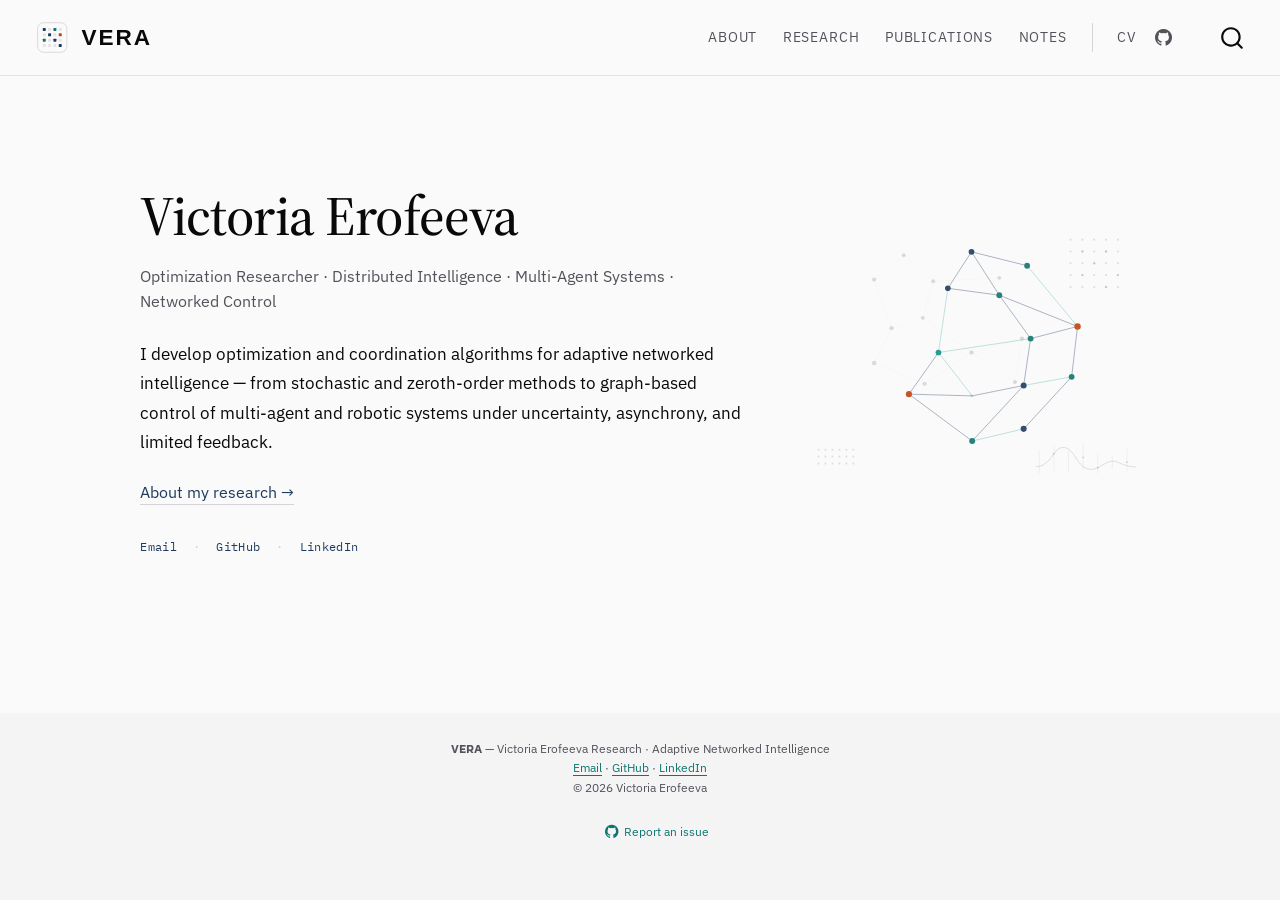
<file: index.html>
<!DOCTYPE html>
<html xmlns="http://www.w3.org/1999/xhtml" lang="en" xml:lang="en"><head>

<meta charset="utf-8">
<meta name="generator" content="quarto-1.9.38">

<meta name="viewport" content="width=device-width, initial-scale=1.0, user-scalable=yes">


<title>Victoria Erofeeva – VERA</title>
<style>
/* Default styles provided by pandoc.
** See https://pandoc.org/MANUAL.html#variables-for-html for config info.
*/
code{white-space: pre-wrap;}
span.smallcaps{font-variant: small-caps;}
div.columns{display: flex; gap: min(4vw, 1.5em);}
div.column{flex: auto; overflow-x: auto;}
div.hanging-indent{margin-left: 1.5em; text-indent: -1.5em;}
ul.task-list{list-style: none;}
ul.task-list li input[type="checkbox"] {
  width: 0.8em;
  margin: 0 0.8em 0.2em -1em; /* quarto-specific, see https://github.com/quarto-dev/quarto-cli/issues/4556 */ 
  vertical-align: middle;
}
</style>


<script src="site_libs/quarto-nav/quarto-nav.js"></script>
<script src="site_libs/quarto-nav/headroom.min.js"></script>
<script src="site_libs/clipboard/clipboard.min.js"></script>
<script src="site_libs/quarto-search/autocomplete.umd.js"></script>
<script src="site_libs/quarto-search/fuse.min.js"></script>
<script src="site_libs/quarto-search/quarto-search.js"></script>
<meta name="quarto:offset" content="./">
<script src="site_libs/quarto-html/quarto.js" type="module"></script>
<script src="site_libs/quarto-html/tabsets/tabsets.js" type="module"></script>
<script src="site_libs/quarto-html/popper.min.js"></script>
<script src="site_libs/quarto-html/tippy.umd.min.js"></script>
<script src="site_libs/quarto-html/anchor.min.js"></script>
<link href="site_libs/quarto-html/tippy.css" rel="stylesheet">
<link href="site_libs/quarto-html/quarto-syntax-highlighting-c11abc8cc2b203d8167704c6b3f98431.css" rel="stylesheet" id="quarto-text-highlighting-styles">
<script src="site_libs/bootstrap/bootstrap.min.js"></script>
<link href="site_libs/bootstrap/bootstrap-icons.css" rel="stylesheet">
<link href="site_libs/bootstrap/bootstrap-a2aab655d4ff52a4605604661453aef4.min.css" rel="stylesheet" append-hash="true" id="quarto-bootstrap" data-mode="light">
<script id="quarto-search-options" type="application/json">{
  "location": "navbar",
  "copy-button": false,
  "collapse-after": 3,
  "panel-placement": "end",
  "type": "overlay",
  "limit": 50,
  "keyboard-shortcut": [
    "f",
    "/",
    "s"
  ],
  "show-item-context": false,
  "language": {
    "search-no-results-text": "No results",
    "search-matching-documents-text": "matching documents",
    "search-copy-link-title": "Copy link to search",
    "search-hide-matches-text": "Hide additional matches",
    "search-more-match-text": "more match in this document",
    "search-more-matches-text": "more matches in this document",
    "search-clear-button-title": "Clear",
    "search-text-placeholder": "",
    "search-detached-cancel-button-title": "Cancel",
    "search-submit-button-title": "Submit",
    "search-label": "Search"
  }
}</script>
<style>html{ scroll-behavior: smooth; }</style>


</head>

<body class="nav-fixed vera-home quarto-light">

<div id="quarto-search-results"></div>
  <header id="quarto-header" class="headroom fixed-top">
    <nav class="navbar navbar-expand-lg " data-bs-theme="dark">
      <div class="navbar-container container-fluid">
      <div class="navbar-brand-container mx-auto">
    <a href="./index.html" class="navbar-brand navbar-brand-logo">
    <img src="./assets/vera_navbar_A_fit.svg" alt="VERA" class="navbar-logo light-content">
    <img src="./assets/vera_navbar_A_fit.svg" alt="VERA" class="navbar-logo dark-content">
    </a>
  </div>
            <div id="quarto-search" class="" title="Search"></div>
          <button class="navbar-toggler" type="button" data-bs-toggle="collapse" data-bs-target="#navbarCollapse" aria-controls="navbarCollapse" role="menu" aria-expanded="false" aria-label="Toggle navigation" onclick="if (window.quartoToggleHeadroom) { window.quartoToggleHeadroom(); }">
  <span class="navbar-toggler-icon"></span>
</button>
          <div class="collapse navbar-collapse" id="navbarCollapse">
            <ul class="navbar-nav navbar-nav-scroll me-auto">
  <li class="nav-item">
    <a class="nav-link" href="./about/index.html"> 
<span class="menu-text">About</span></a>
  </li>  
  <li class="nav-item">
    <a class="nav-link" href="./research.html"> 
<span class="menu-text">Research</span></a>
  </li>  
  <li class="nav-item">
    <a class="nav-link" href="./publications.html"> 
<span class="menu-text">Publications</span></a>
  </li>  
  <li class="nav-item">
    <a class="nav-link" href="./blog/index.html"> 
<span class="menu-text">Notes</span></a>
  </li>  
</ul>
            <ul class="navbar-nav navbar-nav-scroll ms-auto">
  <li class="nav-item">
    <a class="nav-link" href="./assets/cv.pdf"> 
<span class="menu-text">CV</span></a>
  </li>  
  <li class="nav-item compact">
    <a class="nav-link" href="https://github.com/Ultramarine-x64"> <i class="bi bi-github" role="img" aria-label="GitHub">
</i> 
<span class="menu-text"></span></a>
  </li>  
</ul>
          </div> <!-- /navcollapse -->
            <div class="quarto-navbar-tools">
</div>
      </div> <!-- /container-fluid -->
    </nav>
</header>
<!-- content -->
<div id="quarto-content" class="quarto-container page-columns page-rows-contents page-layout-full page-navbar">
<!-- sidebar -->
<!-- margin-sidebar -->
    
<!-- main -->
<main class="content column-page" id="quarto-document-content"><header id="title-block-header" class="quarto-title-block"></header>




<div class="vera-page">

  <!-- Hero -->
  <section class="vera-hero">
    <div class="vera-container">
      <div class="vera-hero-grid">
        <div class="vera-hero-text">
          <div class="vera-hero-lab-spacer" aria-hidden="true"></div>
          <h1 class="vera-hero-name">Victoria Erofeeva</h1>
          <p class="vera-hero-role">Optimization Researcher · Distributed Intelligence · Multi-Agent Systems · Networked Control</p>
          <p class="vera-hero-desc">
            I develop optimization and coordination algorithms for adaptive networked intelligence —
  from stochastic and zeroth-order methods to graph-based control of multi-agent and robotic systems
  under uncertainty, asynchrony, and limited feedback.
          </p>
          <p class="vera-hero-about">
            <a href="about/">About my research →</a>
          </p>
          <div class="vera-hero-contact">
            <a href="mailto:vicki.ultramarine@gmail.com">Email</a>
            <span>·</span>
            <a href="https://github.com/Ultramarine-x64">GitHub</a>
            <span>·</span>
            <a href="https://www.linkedin.com/in/vicki-erofeeva/">LinkedIn</a>
          </div>
        </div>
        <div class="vera-hero-visual">
          <img src="assets/vera-geometry.svg" alt="Graph and optimization curve" width="340">
        </div>
      </div>
    </div>
  </section>
</div>



<a onclick="window.scrollTo(0, 0); return false;" role="button" id="quarto-back-to-top"><i class="bi bi-arrow-up"></i> Back to top</a></main> <!-- /main -->
<script id="quarto-html-after-body" type="application/javascript">
  window.document.addEventListener("DOMContentLoaded", function (event) {
    const icon = "";
    const anchorJS = new window.AnchorJS();
    anchorJS.options = {
      placement: 'right',
      icon: icon
    };
    anchorJS.add('.anchored');
    const isCodeAnnotation = (el) => {
      for (const clz of el.classList) {
        if (clz.startsWith('code-annotation-')) {                     
          return true;
        }
      }
      return false;
    }
    const onCopySuccess = function(e) {
      // button target
      const button = e.trigger;
      // don't keep focus
      button.blur();
      // flash "checked"
      button.classList.add('code-copy-button-checked');
      var currentTitle = button.getAttribute("title");
      button.setAttribute("title", "Copied!");
      let tooltip;
      if (window.bootstrap) {
        button.setAttribute("data-bs-toggle", "tooltip");
        button.setAttribute("data-bs-placement", "left");
        button.setAttribute("data-bs-title", "Copied!");
        tooltip = new bootstrap.Tooltip(button, 
          { trigger: "manual", 
            customClass: "code-copy-button-tooltip",
            offset: [0, -8]});
        tooltip.show();    
      }
      setTimeout(function() {
        if (tooltip) {
          tooltip.hide();
          button.removeAttribute("data-bs-title");
          button.removeAttribute("data-bs-toggle");
          button.removeAttribute("data-bs-placement");
        }
        button.setAttribute("title", currentTitle);
        button.classList.remove('code-copy-button-checked');
      }, 1000);
      // clear code selection
      e.clearSelection();
    }
    const getTextToCopy = function(trigger) {
      const outerScaffold = trigger.parentElement.cloneNode(true);
      const codeEl = outerScaffold.querySelector('code');
      for (const childEl of codeEl.children) {
        if (isCodeAnnotation(childEl)) {
          childEl.remove();
        }
      }
      return codeEl.innerText;
    }
    const clipboard = new window.ClipboardJS('.code-copy-button:not([data-in-quarto-modal])', {
      text: getTextToCopy
    });
    clipboard.on('success', onCopySuccess);
    if (window.document.getElementById('quarto-embedded-source-code-modal')) {
      const clipboardModal = new window.ClipboardJS('.code-copy-button[data-in-quarto-modal]', {
        text: getTextToCopy,
        container: window.document.getElementById('quarto-embedded-source-code-modal')
      });
      clipboardModal.on('success', onCopySuccess);
    }
      var localhostRegex = new RegExp(/^(?:http|https):\/\/localhost\:?[0-9]*\//);
      var mailtoRegex = new RegExp(/^mailto:/);
        var filterRegex = new RegExp("https:\/\/vera-research\.dev");
      var isInternal = (href) => {
          return filterRegex.test(href) || localhostRegex.test(href) || mailtoRegex.test(href);
      }
      // Inspect non-navigation links and adorn them if external
     var links = window.document.querySelectorAll('a[href]:not(.nav-link):not(.navbar-brand):not(.toc-action):not(.sidebar-link):not(.sidebar-item-toggle):not(.pagination-link):not(.no-external):not([aria-hidden]):not(.dropdown-item):not(.quarto-navigation-tool):not(.about-link)');
      for (var i=0; i<links.length; i++) {
        const link = links[i];
        if (!isInternal(link.href)) {
          // undo the damage that might have been done by quarto-nav.js in the case of
          // links that we want to consider external
          if (link.dataset.originalHref !== undefined) {
            link.href = link.dataset.originalHref;
          }
            // target, if specified
            link.setAttribute("target", "_blank");
            if (link.getAttribute("rel") === null) {
              link.setAttribute("rel", "noopener");
            }
        }
      }
    function tippyHover(el, contentFn, onTriggerFn, onUntriggerFn) {
      const config = {
        allowHTML: true,
        maxWidth: 500,
        delay: 100,
        arrow: false,
        appendTo: function(el) {
            return el.parentElement;
        },
        interactive: true,
        interactiveBorder: 10,
        theme: 'quarto',
        placement: 'bottom-start',
      };
      if (contentFn) {
        config.content = contentFn;
      }
      if (onTriggerFn) {
        config.onTrigger = onTriggerFn;
      }
      if (onUntriggerFn) {
        config.onUntrigger = onUntriggerFn;
      }
      window.tippy(el, config); 
    }
    const noterefs = window.document.querySelectorAll('a[role="doc-noteref"]');
    for (var i=0; i<noterefs.length; i++) {
      const ref = noterefs[i];
      tippyHover(ref, function() {
        // use id or data attribute instead here
        let href = ref.getAttribute('data-footnote-href') || ref.getAttribute('href');
        try { href = new URL(href).hash; } catch {}
        const id = href.replace(/^#\/?/, "");
        const note = window.document.getElementById(id);
        if (note) {
          return note.innerHTML;
        } else {
          return "";
        }
      });
    }
    const xrefs = window.document.querySelectorAll('a.quarto-xref');
    const processXRef = (id, note) => {
      // Strip column container classes
      const stripColumnClz = (el) => {
        el.classList.remove("page-full", "page-columns");
        if (el.children) {
          for (const child of el.children) {
            stripColumnClz(child);
          }
        }
      }
      stripColumnClz(note)
      if (id === null || id.startsWith('sec-')) {
        // Special case sections, only their first couple elements
        const container = document.createElement("div");
        if (note.children && note.children.length > 2) {
          container.appendChild(note.children[0].cloneNode(true));
          for (let i = 1; i < note.children.length; i++) {
            const child = note.children[i];
            if (child.tagName === "P" && child.innerText === "") {
              continue;
            } else {
              container.appendChild(child.cloneNode(true));
              break;
            }
          }
          if (window.Quarto?.typesetMath) {
            window.Quarto.typesetMath(container);
          }
          return container.innerHTML
        } else {
          if (window.Quarto?.typesetMath) {
            window.Quarto.typesetMath(note);
          }
          return note.innerHTML;
        }
      } else {
        // Remove any anchor links if they are present
        const anchorLink = note.querySelector('a.anchorjs-link');
        if (anchorLink) {
          anchorLink.remove();
        }
        if (window.Quarto?.typesetMath) {
          window.Quarto.typesetMath(note);
        }
        if (note.classList.contains("callout")) {
          return note.outerHTML;
        } else {
          return note.innerHTML;
        }
      }
    }
    for (var i=0; i<xrefs.length; i++) {
      const xref = xrefs[i];
      tippyHover(xref, undefined, function(instance) {
        instance.disable();
        let url = xref.getAttribute('href');
        let hash = undefined; 
        if (url.startsWith('#')) {
          hash = url;
        } else {
          try { hash = new URL(url).hash; } catch {}
        }
        if (hash) {
          const id = hash.replace(/^#\/?/, "");
          const note = window.document.getElementById(id);
          if (note !== null) {
            try {
              const html = processXRef(id, note.cloneNode(true));
              instance.setContent(html);
            } finally {
              instance.enable();
              instance.show();
            }
          } else {
            // See if we can fetch this
            fetch(url.split('#')[0])
            .then(res => res.text())
            .then(html => {
              const parser = new DOMParser();
              const htmlDoc = parser.parseFromString(html, "text/html");
              const note = htmlDoc.getElementById(id);
              if (note !== null) {
                const html = processXRef(id, note);
                instance.setContent(html);
              } 
            }).finally(() => {
              instance.enable();
              instance.show();
            });
          }
        } else {
          // See if we can fetch a full url (with no hash to target)
          // This is a special case and we should probably do some content thinning / targeting
          fetch(url)
          .then(res => res.text())
          .then(html => {
            const parser = new DOMParser();
            const htmlDoc = parser.parseFromString(html, "text/html");
            const note = htmlDoc.querySelector('main.content');
            if (note !== null) {
              // This should only happen for chapter cross references
              // (since there is no id in the URL)
              // remove the first header
              if (note.children.length > 0 && note.children[0].tagName === "HEADER") {
                note.children[0].remove();
              }
              const html = processXRef(null, note);
              instance.setContent(html);
            } 
          }).finally(() => {
            instance.enable();
            instance.show();
          });
        }
      }, function(instance) {
      });
    }
        let selectedAnnoteEl;
        const selectorForAnnotation = ( cell, annotation) => {
          let cellAttr = 'data-code-cell="' + cell + '"';
          let lineAttr = 'data-code-annotation="' +  annotation + '"';
          const selector = 'span[' + cellAttr + '][' + lineAttr + ']';
          return selector;
        }
        const selectCodeLines = (annoteEl) => {
          const doc = window.document;
          const targetCell = annoteEl.getAttribute("data-target-cell");
          const targetAnnotation = annoteEl.getAttribute("data-target-annotation");
          const annoteSpan = window.document.querySelector(selectorForAnnotation(targetCell, targetAnnotation));
          const lines = annoteSpan.getAttribute("data-code-lines").split(",");
          const lineIds = lines.map((line) => {
            return targetCell + "-" + line;
          })
          let top = null;
          let height = null;
          let parent = null;
          if (lineIds.length > 0) {
              //compute the position of the single el (top and bottom and make a div)
              const el = window.document.getElementById(lineIds[0]);
              top = el.offsetTop;
              height = el.offsetHeight;
              parent = el.parentElement.parentElement;
            if (lineIds.length > 1) {
              const lastEl = window.document.getElementById(lineIds[lineIds.length - 1]);
              const bottom = lastEl.offsetTop + lastEl.offsetHeight;
              height = bottom - top;
            }
            if (top !== null && height !== null && parent !== null) {
              // cook up a div (if necessary) and position it 
              let div = window.document.getElementById("code-annotation-line-highlight");
              if (div === null) {
                div = window.document.createElement("div");
                div.setAttribute("id", "code-annotation-line-highlight");
                div.style.position = 'absolute';
                parent.appendChild(div);
              }
              div.style.top = top - 2 + "px";
              div.style.height = height + 4 + "px";
              div.style.left = 0;
              let gutterDiv = window.document.getElementById("code-annotation-line-highlight-gutter");
              if (gutterDiv === null) {
                gutterDiv = window.document.createElement("div");
                gutterDiv.setAttribute("id", "code-annotation-line-highlight-gutter");
                gutterDiv.style.position = 'absolute';
                const codeCell = window.document.getElementById(targetCell);
                const gutter = codeCell.querySelector('.code-annotation-gutter');
                gutter.appendChild(gutterDiv);
              }
              gutterDiv.style.top = top - 2 + "px";
              gutterDiv.style.height = height + 4 + "px";
            }
            selectedAnnoteEl = annoteEl;
          }
        };
        const unselectCodeLines = () => {
          const elementsIds = ["code-annotation-line-highlight", "code-annotation-line-highlight-gutter"];
          elementsIds.forEach((elId) => {
            const div = window.document.getElementById(elId);
            if (div) {
              div.remove();
            }
          });
          selectedAnnoteEl = undefined;
        };
          // Handle positioning of the toggle
      window.addEventListener(
        "resize",
        throttle(() => {
          elRect = undefined;
          if (selectedAnnoteEl) {
            selectCodeLines(selectedAnnoteEl);
          }
        }, 10)
      );
      function throttle(fn, ms) {
      let throttle = false;
      let timer;
        return (...args) => {
          if(!throttle) { // first call gets through
              fn.apply(this, args);
              throttle = true;
          } else { // all the others get throttled
              if(timer) clearTimeout(timer); // cancel #2
              timer = setTimeout(() => {
                fn.apply(this, args);
                timer = throttle = false;
              }, ms);
          }
        };
      }
        // Attach click handler to the DT
        const annoteDls = window.document.querySelectorAll('dt[data-target-cell]');
        for (const annoteDlNode of annoteDls) {
          annoteDlNode.addEventListener('click', (event) => {
            const clickedEl = event.target;
            if (clickedEl !== selectedAnnoteEl) {
              unselectCodeLines();
              const activeEl = window.document.querySelector('dt[data-target-cell].code-annotation-active');
              if (activeEl) {
                activeEl.classList.remove('code-annotation-active');
              }
              selectCodeLines(clickedEl);
              clickedEl.classList.add('code-annotation-active');
            } else {
              // Unselect the line
              unselectCodeLines();
              clickedEl.classList.remove('code-annotation-active');
            }
          });
        }
    const findCites = (el) => {
      const parentEl = el.parentElement;
      if (parentEl) {
        const cites = parentEl.dataset.cites;
        if (cites) {
          return {
            el,
            cites: cites.split(' ')
          };
        } else {
          return findCites(el.parentElement)
        }
      } else {
        return undefined;
      }
    };
    var bibliorefs = window.document.querySelectorAll('a[role="doc-biblioref"]');
    for (var i=0; i<bibliorefs.length; i++) {
      const ref = bibliorefs[i];
      const citeInfo = findCites(ref);
      if (citeInfo) {
        tippyHover(citeInfo.el, function() {
          var popup = window.document.createElement('div');
          citeInfo.cites.forEach(function(cite) {
            var citeDiv = window.document.createElement('div');
            citeDiv.classList.add('hanging-indent');
            citeDiv.classList.add('csl-entry');
            var biblioDiv = window.document.getElementById('ref-' + cite);
            if (biblioDiv) {
              citeDiv.innerHTML = biblioDiv.innerHTML;
            }
            popup.appendChild(citeDiv);
          });
          return popup.innerHTML;
        });
      }
    }
  });
  </script>
</div> <!-- /content -->
<footer class="footer">
  <div class="nav-footer">
    <div class="nav-footer-left">
      &nbsp;
    </div>   
    <div class="nav-footer-center">
<p><strong>VERA</strong> — Victoria Erofeeva Research · Adaptive Networked Intelligence<br>
<a href="mailto:vicki.ultramarine@gmail.com">Email</a> · <a href="https://github.com/Ultramarine-x64">GitHub</a> · <a href="https://www.linkedin.com/in/vicki-erofeeva/">LinkedIn</a><br>
© 2026 Victoria Erofeeva</p>
<div class="toc-actions"><ul><li><a href="https://github.com/Ultramarine-x64/vera-research/issues/new" class="toc-action"><i class="bi bi-github"></i>Report an issue</a></li></ul></div></div>
    <div class="nav-footer-right">
      &nbsp;
    </div>
  </div>
</footer>




<script src="site_libs/quarto-html/zenscroll-min.js"></script>
</body></html>
</file>
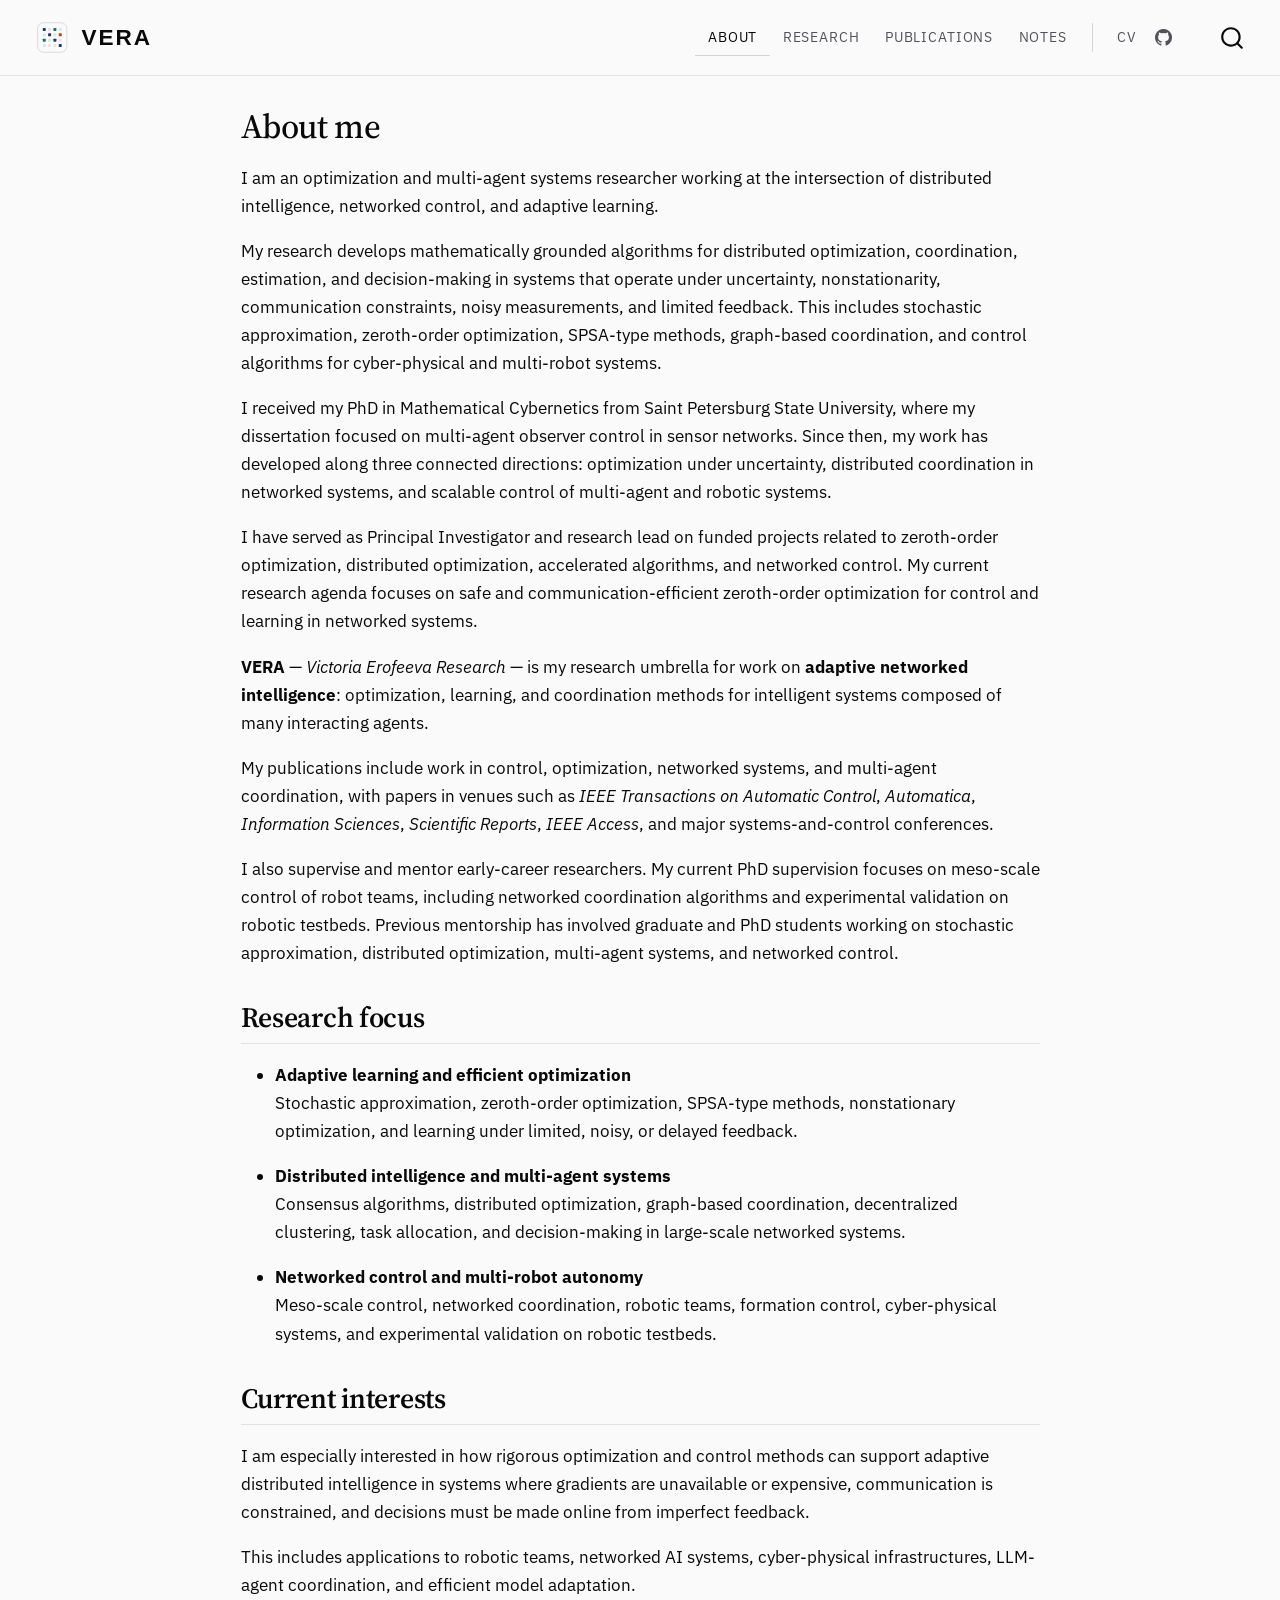
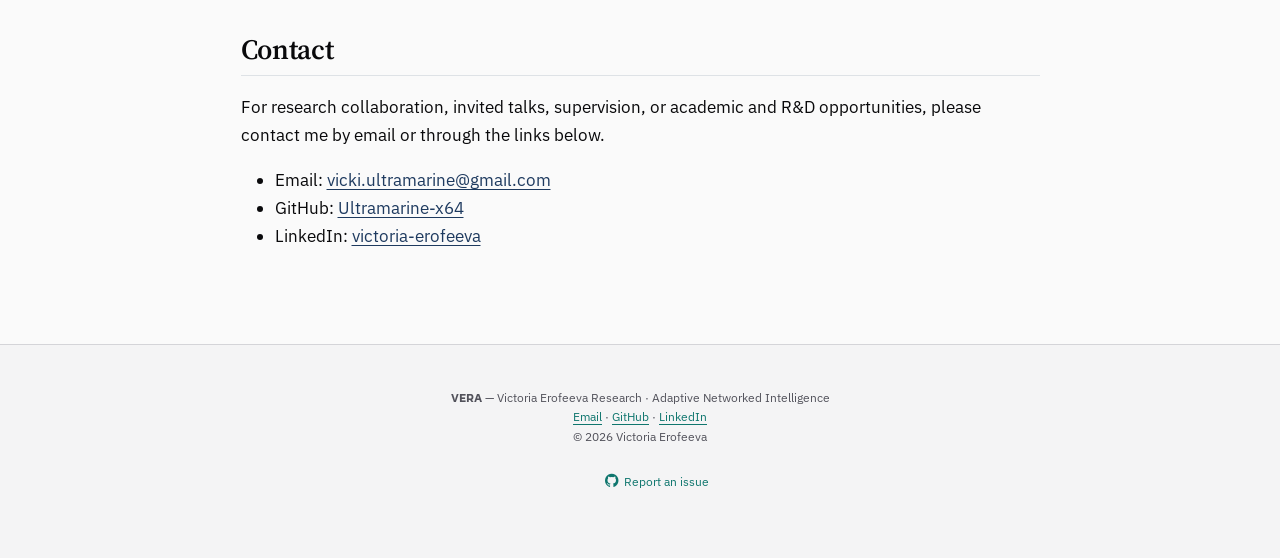
<file: about/index.html>
<!DOCTYPE html>
<html xmlns="http://www.w3.org/1999/xhtml" lang="en" xml:lang="en"><head>

<meta charset="utf-8">
<meta name="generator" content="quarto-1.9.38">

<meta name="viewport" content="width=device-width, initial-scale=1.0, user-scalable=yes">


<title>About me – VERA</title>
<style>
/* Default styles provided by pandoc.
** See https://pandoc.org/MANUAL.html#variables-for-html for config info.
*/
code{white-space: pre-wrap;}
span.smallcaps{font-variant: small-caps;}
div.columns{display: flex; gap: min(4vw, 1.5em);}
div.column{flex: auto; overflow-x: auto;}
div.hanging-indent{margin-left: 1.5em; text-indent: -1.5em;}
ul.task-list{list-style: none;}
ul.task-list li input[type="checkbox"] {
  width: 0.8em;
  margin: 0 0.8em 0.2em -1em; /* quarto-specific, see https://github.com/quarto-dev/quarto-cli/issues/4556 */ 
  vertical-align: middle;
}
</style>


<script src="../site_libs/quarto-nav/quarto-nav.js"></script>
<script src="../site_libs/quarto-nav/headroom.min.js"></script>
<script src="../site_libs/clipboard/clipboard.min.js"></script>
<script src="../site_libs/quarto-search/autocomplete.umd.js"></script>
<script src="../site_libs/quarto-search/fuse.min.js"></script>
<script src="../site_libs/quarto-search/quarto-search.js"></script>
<meta name="quarto:offset" content="../">
<script src="../site_libs/quarto-html/quarto.js" type="module"></script>
<script src="../site_libs/quarto-html/tabsets/tabsets.js" type="module"></script>
<script src="../site_libs/quarto-html/popper.min.js"></script>
<script src="../site_libs/quarto-html/tippy.umd.min.js"></script>
<script src="../site_libs/quarto-html/anchor.min.js"></script>
<link href="../site_libs/quarto-html/tippy.css" rel="stylesheet">
<link href="../site_libs/quarto-html/quarto-syntax-highlighting-c11abc8cc2b203d8167704c6b3f98431.css" rel="stylesheet" id="quarto-text-highlighting-styles">
<script src="../site_libs/bootstrap/bootstrap.min.js"></script>
<link href="../site_libs/bootstrap/bootstrap-icons.css" rel="stylesheet">
<link href="../site_libs/bootstrap/bootstrap-a2aab655d4ff52a4605604661453aef4.min.css" rel="stylesheet" append-hash="true" id="quarto-bootstrap" data-mode="light">
<script id="quarto-search-options" type="application/json">{
  "location": "navbar",
  "copy-button": false,
  "collapse-after": 3,
  "panel-placement": "end",
  "type": "overlay",
  "limit": 50,
  "keyboard-shortcut": [
    "f",
    "/",
    "s"
  ],
  "show-item-context": false,
  "language": {
    "search-no-results-text": "No results",
    "search-matching-documents-text": "matching documents",
    "search-copy-link-title": "Copy link to search",
    "search-hide-matches-text": "Hide additional matches",
    "search-more-match-text": "more match in this document",
    "search-more-matches-text": "more matches in this document",
    "search-clear-button-title": "Clear",
    "search-text-placeholder": "",
    "search-detached-cancel-button-title": "Cancel",
    "search-submit-button-title": "Submit",
    "search-label": "Search"
  }
}</script>
<style>html{ scroll-behavior: smooth; }</style>


</head>

<body class="nav-fixed fullcontent quarto-light">

<div id="quarto-search-results"></div>
  <header id="quarto-header" class="headroom fixed-top">
    <nav class="navbar navbar-expand-lg " data-bs-theme="dark">
      <div class="navbar-container container-fluid">
      <div class="navbar-brand-container mx-auto">
    <a href="../index.html" class="navbar-brand navbar-brand-logo">
    <img src="../assets/vera_navbar_A_fit.svg" alt="VERA" class="navbar-logo light-content">
    <img src="../assets/vera_navbar_A_fit.svg" alt="VERA" class="navbar-logo dark-content">
    </a>
  </div>
            <div id="quarto-search" class="" title="Search"></div>
          <button class="navbar-toggler" type="button" data-bs-toggle="collapse" data-bs-target="#navbarCollapse" aria-controls="navbarCollapse" role="menu" aria-expanded="false" aria-label="Toggle navigation" onclick="if (window.quartoToggleHeadroom) { window.quartoToggleHeadroom(); }">
  <span class="navbar-toggler-icon"></span>
</button>
          <div class="collapse navbar-collapse" id="navbarCollapse">
            <ul class="navbar-nav navbar-nav-scroll me-auto">
  <li class="nav-item">
    <a class="nav-link active" href="../about/index.html" aria-current="page"> 
<span class="menu-text">About</span></a>
  </li>  
  <li class="nav-item">
    <a class="nav-link" href="../research.html"> 
<span class="menu-text">Research</span></a>
  </li>  
  <li class="nav-item">
    <a class="nav-link" href="../publications.html"> 
<span class="menu-text">Publications</span></a>
  </li>  
  <li class="nav-item">
    <a class="nav-link" href="../blog/index.html"> 
<span class="menu-text">Notes</span></a>
  </li>  
</ul>
            <ul class="navbar-nav navbar-nav-scroll ms-auto">
  <li class="nav-item">
    <a class="nav-link" href="../assets/cv.pdf"> 
<span class="menu-text">CV</span></a>
  </li>  
  <li class="nav-item compact">
    <a class="nav-link" href="https://github.com/Ultramarine-x64"> <i class="bi bi-github" role="img" aria-label="GitHub">
</i> 
<span class="menu-text"></span></a>
  </li>  
</ul>
          </div> <!-- /navcollapse -->
            <div class="quarto-navbar-tools">
</div>
      </div> <!-- /container-fluid -->
    </nav>
</header>
<!-- content -->
<div id="quarto-content" class="quarto-container page-columns page-rows-contents page-layout-article page-navbar">
<!-- sidebar -->
<!-- margin-sidebar -->
    
<!-- main -->
<main class="content" id="quarto-document-content">

<header id="title-block-header" class="quarto-title-block default">
<div class="quarto-title">
<h1 class="title">About me</h1>
</div>



<div class="quarto-title-meta">

    
  
    
  </div>
  


</header>


<p>I am an optimization and multi-agent systems researcher working at the intersection of distributed intelligence, networked control, and adaptive learning.</p>
<p>My research develops mathematically grounded algorithms for distributed optimization, coordination, estimation, and decision-making in systems that operate under uncertainty, nonstationarity, communication constraints, noisy measurements, and limited feedback. This includes stochastic approximation, zeroth-order optimization, SPSA-type methods, graph-based coordination, and control algorithms for cyber-physical and multi-robot systems.</p>
<p>I received my PhD in Mathematical Cybernetics from Saint Petersburg State University, where my dissertation focused on multi-agent observer control in sensor networks. Since then, my work has developed along three connected directions: optimization under uncertainty, distributed coordination in networked systems, and scalable control of multi-agent and robotic systems.</p>
<p>I have served as Principal Investigator and research lead on funded projects related to zeroth-order optimization, distributed optimization, accelerated algorithms, and networked control. My current research agenda focuses on safe and communication-efficient zeroth-order optimization for control and learning in networked systems.</p>
<p><strong>VERA</strong> — <em>Victoria Erofeeva Research</em> — is my research umbrella for work on <strong>adaptive networked intelligence</strong>: optimization, learning, and coordination methods for intelligent systems composed of many interacting agents.</p>
<p>My publications include work in control, optimization, networked systems, and multi-agent coordination, with papers in venues such as <em>IEEE Transactions on Automatic Control</em>, <em>Automatica</em>, <em>Information Sciences</em>, <em>Scientific Reports</em>, <em>IEEE Access</em>, and major systems-and-control conferences.</p>
<p>I also supervise and mentor early-career researchers. My current PhD supervision focuses on meso-scale control of robot teams, including networked coordination algorithms and experimental validation on robotic testbeds. Previous mentorship has involved graduate and PhD students working on stochastic approximation, distributed optimization, multi-agent systems, and networked control.</p>
<section id="research-focus" class="level2">
<h2 class="anchored" data-anchor-id="research-focus">Research focus</h2>
<ul>
<li><p><strong>Adaptive learning and efficient optimization</strong><br>
Stochastic approximation, zeroth-order optimization, SPSA-type methods, nonstationary optimization, and learning under limited, noisy, or delayed feedback.</p></li>
<li><p><strong>Distributed intelligence and multi-agent systems</strong><br>
Consensus algorithms, distributed optimization, graph-based coordination, decentralized clustering, task allocation, and decision-making in large-scale networked systems.</p></li>
<li><p><strong>Networked control and multi-robot autonomy</strong><br>
Meso-scale control, networked coordination, robotic teams, formation control, cyber-physical systems, and experimental validation on robotic testbeds.</p></li>
</ul>
</section>
<section id="current-interests" class="level2">
<h2 class="anchored" data-anchor-id="current-interests">Current interests</h2>
<p>I am especially interested in how rigorous optimization and control methods can support adaptive distributed intelligence in systems where gradients are unavailable or expensive, communication is constrained, and decisions must be made online from imperfect feedback.</p>
<p>This includes applications to robotic teams, networked AI systems, cyber-physical infrastructures, LLM-agent coordination, and efficient model adaptation.</p>
</section>
<section id="contact" class="level2">
<h2 class="anchored" data-anchor-id="contact">Contact</h2>
<p>For research collaboration, invited talks, supervision, or academic and R&amp;D opportunities, please contact me by email or through the links below.</p>
<ul>
<li>Email: <a href="mailto:vicki.ultramarine@gmail.com">vicki.ultramarine@gmail.com</a></li>
<li>GitHub: <a href="https://github.com/Ultramarine-x64">Ultramarine-x64</a></li>
<li>LinkedIn: <a href="https://www.linkedin.com/in/vicki-erofeeva/">victoria-erofeeva</a></li>
</ul>


</section>

<a onclick="window.scrollTo(0, 0); return false;" role="button" id="quarto-back-to-top"><i class="bi bi-arrow-up"></i> Back to top</a></main> <!-- /main -->
<script id="quarto-html-after-body" type="application/javascript">
  window.document.addEventListener("DOMContentLoaded", function (event) {
    const icon = "";
    const anchorJS = new window.AnchorJS();
    anchorJS.options = {
      placement: 'right',
      icon: icon
    };
    anchorJS.add('.anchored');
    const isCodeAnnotation = (el) => {
      for (const clz of el.classList) {
        if (clz.startsWith('code-annotation-')) {                     
          return true;
        }
      }
      return false;
    }
    const onCopySuccess = function(e) {
      // button target
      const button = e.trigger;
      // don't keep focus
      button.blur();
      // flash "checked"
      button.classList.add('code-copy-button-checked');
      var currentTitle = button.getAttribute("title");
      button.setAttribute("title", "Copied!");
      let tooltip;
      if (window.bootstrap) {
        button.setAttribute("data-bs-toggle", "tooltip");
        button.setAttribute("data-bs-placement", "left");
        button.setAttribute("data-bs-title", "Copied!");
        tooltip = new bootstrap.Tooltip(button, 
          { trigger: "manual", 
            customClass: "code-copy-button-tooltip",
            offset: [0, -8]});
        tooltip.show();    
      }
      setTimeout(function() {
        if (tooltip) {
          tooltip.hide();
          button.removeAttribute("data-bs-title");
          button.removeAttribute("data-bs-toggle");
          button.removeAttribute("data-bs-placement");
        }
        button.setAttribute("title", currentTitle);
        button.classList.remove('code-copy-button-checked');
      }, 1000);
      // clear code selection
      e.clearSelection();
    }
    const getTextToCopy = function(trigger) {
      const outerScaffold = trigger.parentElement.cloneNode(true);
      const codeEl = outerScaffold.querySelector('code');
      for (const childEl of codeEl.children) {
        if (isCodeAnnotation(childEl)) {
          childEl.remove();
        }
      }
      return codeEl.innerText;
    }
    const clipboard = new window.ClipboardJS('.code-copy-button:not([data-in-quarto-modal])', {
      text: getTextToCopy
    });
    clipboard.on('success', onCopySuccess);
    if (window.document.getElementById('quarto-embedded-source-code-modal')) {
      const clipboardModal = new window.ClipboardJS('.code-copy-button[data-in-quarto-modal]', {
        text: getTextToCopy,
        container: window.document.getElementById('quarto-embedded-source-code-modal')
      });
      clipboardModal.on('success', onCopySuccess);
    }
      var localhostRegex = new RegExp(/^(?:http|https):\/\/localhost\:?[0-9]*\//);
      var mailtoRegex = new RegExp(/^mailto:/);
        var filterRegex = new RegExp("https:\/\/vera-research\.dev");
      var isInternal = (href) => {
          return filterRegex.test(href) || localhostRegex.test(href) || mailtoRegex.test(href);
      }
      // Inspect non-navigation links and adorn them if external
     var links = window.document.querySelectorAll('a[href]:not(.nav-link):not(.navbar-brand):not(.toc-action):not(.sidebar-link):not(.sidebar-item-toggle):not(.pagination-link):not(.no-external):not([aria-hidden]):not(.dropdown-item):not(.quarto-navigation-tool):not(.about-link)');
      for (var i=0; i<links.length; i++) {
        const link = links[i];
        if (!isInternal(link.href)) {
          // undo the damage that might have been done by quarto-nav.js in the case of
          // links that we want to consider external
          if (link.dataset.originalHref !== undefined) {
            link.href = link.dataset.originalHref;
          }
            // target, if specified
            link.setAttribute("target", "_blank");
            if (link.getAttribute("rel") === null) {
              link.setAttribute("rel", "noopener");
            }
        }
      }
    function tippyHover(el, contentFn, onTriggerFn, onUntriggerFn) {
      const config = {
        allowHTML: true,
        maxWidth: 500,
        delay: 100,
        arrow: false,
        appendTo: function(el) {
            return el.parentElement;
        },
        interactive: true,
        interactiveBorder: 10,
        theme: 'quarto',
        placement: 'bottom-start',
      };
      if (contentFn) {
        config.content = contentFn;
      }
      if (onTriggerFn) {
        config.onTrigger = onTriggerFn;
      }
      if (onUntriggerFn) {
        config.onUntrigger = onUntriggerFn;
      }
      window.tippy(el, config); 
    }
    const noterefs = window.document.querySelectorAll('a[role="doc-noteref"]');
    for (var i=0; i<noterefs.length; i++) {
      const ref = noterefs[i];
      tippyHover(ref, function() {
        // use id or data attribute instead here
        let href = ref.getAttribute('data-footnote-href') || ref.getAttribute('href');
        try { href = new URL(href).hash; } catch {}
        const id = href.replace(/^#\/?/, "");
        const note = window.document.getElementById(id);
        if (note) {
          return note.innerHTML;
        } else {
          return "";
        }
      });
    }
    const xrefs = window.document.querySelectorAll('a.quarto-xref');
    const processXRef = (id, note) => {
      // Strip column container classes
      const stripColumnClz = (el) => {
        el.classList.remove("page-full", "page-columns");
        if (el.children) {
          for (const child of el.children) {
            stripColumnClz(child);
          }
        }
      }
      stripColumnClz(note)
      if (id === null || id.startsWith('sec-')) {
        // Special case sections, only their first couple elements
        const container = document.createElement("div");
        if (note.children && note.children.length > 2) {
          container.appendChild(note.children[0].cloneNode(true));
          for (let i = 1; i < note.children.length; i++) {
            const child = note.children[i];
            if (child.tagName === "P" && child.innerText === "") {
              continue;
            } else {
              container.appendChild(child.cloneNode(true));
              break;
            }
          }
          if (window.Quarto?.typesetMath) {
            window.Quarto.typesetMath(container);
          }
          return container.innerHTML
        } else {
          if (window.Quarto?.typesetMath) {
            window.Quarto.typesetMath(note);
          }
          return note.innerHTML;
        }
      } else {
        // Remove any anchor links if they are present
        const anchorLink = note.querySelector('a.anchorjs-link');
        if (anchorLink) {
          anchorLink.remove();
        }
        if (window.Quarto?.typesetMath) {
          window.Quarto.typesetMath(note);
        }
        if (note.classList.contains("callout")) {
          return note.outerHTML;
        } else {
          return note.innerHTML;
        }
      }
    }
    for (var i=0; i<xrefs.length; i++) {
      const xref = xrefs[i];
      tippyHover(xref, undefined, function(instance) {
        instance.disable();
        let url = xref.getAttribute('href');
        let hash = undefined; 
        if (url.startsWith('#')) {
          hash = url;
        } else {
          try { hash = new URL(url).hash; } catch {}
        }
        if (hash) {
          const id = hash.replace(/^#\/?/, "");
          const note = window.document.getElementById(id);
          if (note !== null) {
            try {
              const html = processXRef(id, note.cloneNode(true));
              instance.setContent(html);
            } finally {
              instance.enable();
              instance.show();
            }
          } else {
            // See if we can fetch this
            fetch(url.split('#')[0])
            .then(res => res.text())
            .then(html => {
              const parser = new DOMParser();
              const htmlDoc = parser.parseFromString(html, "text/html");
              const note = htmlDoc.getElementById(id);
              if (note !== null) {
                const html = processXRef(id, note);
                instance.setContent(html);
              } 
            }).finally(() => {
              instance.enable();
              instance.show();
            });
          }
        } else {
          // See if we can fetch a full url (with no hash to target)
          // This is a special case and we should probably do some content thinning / targeting
          fetch(url)
          .then(res => res.text())
          .then(html => {
            const parser = new DOMParser();
            const htmlDoc = parser.parseFromString(html, "text/html");
            const note = htmlDoc.querySelector('main.content');
            if (note !== null) {
              // This should only happen for chapter cross references
              // (since there is no id in the URL)
              // remove the first header
              if (note.children.length > 0 && note.children[0].tagName === "HEADER") {
                note.children[0].remove();
              }
              const html = processXRef(null, note);
              instance.setContent(html);
            } 
          }).finally(() => {
            instance.enable();
            instance.show();
          });
        }
      }, function(instance) {
      });
    }
        let selectedAnnoteEl;
        const selectorForAnnotation = ( cell, annotation) => {
          let cellAttr = 'data-code-cell="' + cell + '"';
          let lineAttr = 'data-code-annotation="' +  annotation + '"';
          const selector = 'span[' + cellAttr + '][' + lineAttr + ']';
          return selector;
        }
        const selectCodeLines = (annoteEl) => {
          const doc = window.document;
          const targetCell = annoteEl.getAttribute("data-target-cell");
          const targetAnnotation = annoteEl.getAttribute("data-target-annotation");
          const annoteSpan = window.document.querySelector(selectorForAnnotation(targetCell, targetAnnotation));
          const lines = annoteSpan.getAttribute("data-code-lines").split(",");
          const lineIds = lines.map((line) => {
            return targetCell + "-" + line;
          })
          let top = null;
          let height = null;
          let parent = null;
          if (lineIds.length > 0) {
              //compute the position of the single el (top and bottom and make a div)
              const el = window.document.getElementById(lineIds[0]);
              top = el.offsetTop;
              height = el.offsetHeight;
              parent = el.parentElement.parentElement;
            if (lineIds.length > 1) {
              const lastEl = window.document.getElementById(lineIds[lineIds.length - 1]);
              const bottom = lastEl.offsetTop + lastEl.offsetHeight;
              height = bottom - top;
            }
            if (top !== null && height !== null && parent !== null) {
              // cook up a div (if necessary) and position it 
              let div = window.document.getElementById("code-annotation-line-highlight");
              if (div === null) {
                div = window.document.createElement("div");
                div.setAttribute("id", "code-annotation-line-highlight");
                div.style.position = 'absolute';
                parent.appendChild(div);
              }
              div.style.top = top - 2 + "px";
              div.style.height = height + 4 + "px";
              div.style.left = 0;
              let gutterDiv = window.document.getElementById("code-annotation-line-highlight-gutter");
              if (gutterDiv === null) {
                gutterDiv = window.document.createElement("div");
                gutterDiv.setAttribute("id", "code-annotation-line-highlight-gutter");
                gutterDiv.style.position = 'absolute';
                const codeCell = window.document.getElementById(targetCell);
                const gutter = codeCell.querySelector('.code-annotation-gutter');
                gutter.appendChild(gutterDiv);
              }
              gutterDiv.style.top = top - 2 + "px";
              gutterDiv.style.height = height + 4 + "px";
            }
            selectedAnnoteEl = annoteEl;
          }
        };
        const unselectCodeLines = () => {
          const elementsIds = ["code-annotation-line-highlight", "code-annotation-line-highlight-gutter"];
          elementsIds.forEach((elId) => {
            const div = window.document.getElementById(elId);
            if (div) {
              div.remove();
            }
          });
          selectedAnnoteEl = undefined;
        };
          // Handle positioning of the toggle
      window.addEventListener(
        "resize",
        throttle(() => {
          elRect = undefined;
          if (selectedAnnoteEl) {
            selectCodeLines(selectedAnnoteEl);
          }
        }, 10)
      );
      function throttle(fn, ms) {
      let throttle = false;
      let timer;
        return (...args) => {
          if(!throttle) { // first call gets through
              fn.apply(this, args);
              throttle = true;
          } else { // all the others get throttled
              if(timer) clearTimeout(timer); // cancel #2
              timer = setTimeout(() => {
                fn.apply(this, args);
                timer = throttle = false;
              }, ms);
          }
        };
      }
        // Attach click handler to the DT
        const annoteDls = window.document.querySelectorAll('dt[data-target-cell]');
        for (const annoteDlNode of annoteDls) {
          annoteDlNode.addEventListener('click', (event) => {
            const clickedEl = event.target;
            if (clickedEl !== selectedAnnoteEl) {
              unselectCodeLines();
              const activeEl = window.document.querySelector('dt[data-target-cell].code-annotation-active');
              if (activeEl) {
                activeEl.classList.remove('code-annotation-active');
              }
              selectCodeLines(clickedEl);
              clickedEl.classList.add('code-annotation-active');
            } else {
              // Unselect the line
              unselectCodeLines();
              clickedEl.classList.remove('code-annotation-active');
            }
          });
        }
    const findCites = (el) => {
      const parentEl = el.parentElement;
      if (parentEl) {
        const cites = parentEl.dataset.cites;
        if (cites) {
          return {
            el,
            cites: cites.split(' ')
          };
        } else {
          return findCites(el.parentElement)
        }
      } else {
        return undefined;
      }
    };
    var bibliorefs = window.document.querySelectorAll('a[role="doc-biblioref"]');
    for (var i=0; i<bibliorefs.length; i++) {
      const ref = bibliorefs[i];
      const citeInfo = findCites(ref);
      if (citeInfo) {
        tippyHover(citeInfo.el, function() {
          var popup = window.document.createElement('div');
          citeInfo.cites.forEach(function(cite) {
            var citeDiv = window.document.createElement('div');
            citeDiv.classList.add('hanging-indent');
            citeDiv.classList.add('csl-entry');
            var biblioDiv = window.document.getElementById('ref-' + cite);
            if (biblioDiv) {
              citeDiv.innerHTML = biblioDiv.innerHTML;
            }
            popup.appendChild(citeDiv);
          });
          return popup.innerHTML;
        });
      }
    }
  });
  </script>
</div> <!-- /content -->
<footer class="footer">
  <div class="nav-footer">
    <div class="nav-footer-left">
      &nbsp;
    </div>   
    <div class="nav-footer-center">
<p><strong>VERA</strong> — Victoria Erofeeva Research · Adaptive Networked Intelligence<br>
<a href="mailto:vicki.ultramarine@gmail.com">Email</a> · <a href="https://github.com/Ultramarine-x64">GitHub</a> · <a href="https://www.linkedin.com/in/vicki-erofeeva/">LinkedIn</a><br>
© 2026 Victoria Erofeeva</p>
<div class="toc-actions"><ul><li><a href="https://github.com/Ultramarine-x64/vera-research/issues/new" class="toc-action"><i class="bi bi-github"></i>Report an issue</a></li></ul></div></div>
    <div class="nav-footer-right">
      &nbsp;
    </div>
  </div>
</footer>




<script src="../site_libs/quarto-html/zenscroll-min.js"></script>
</body></html>
</file>
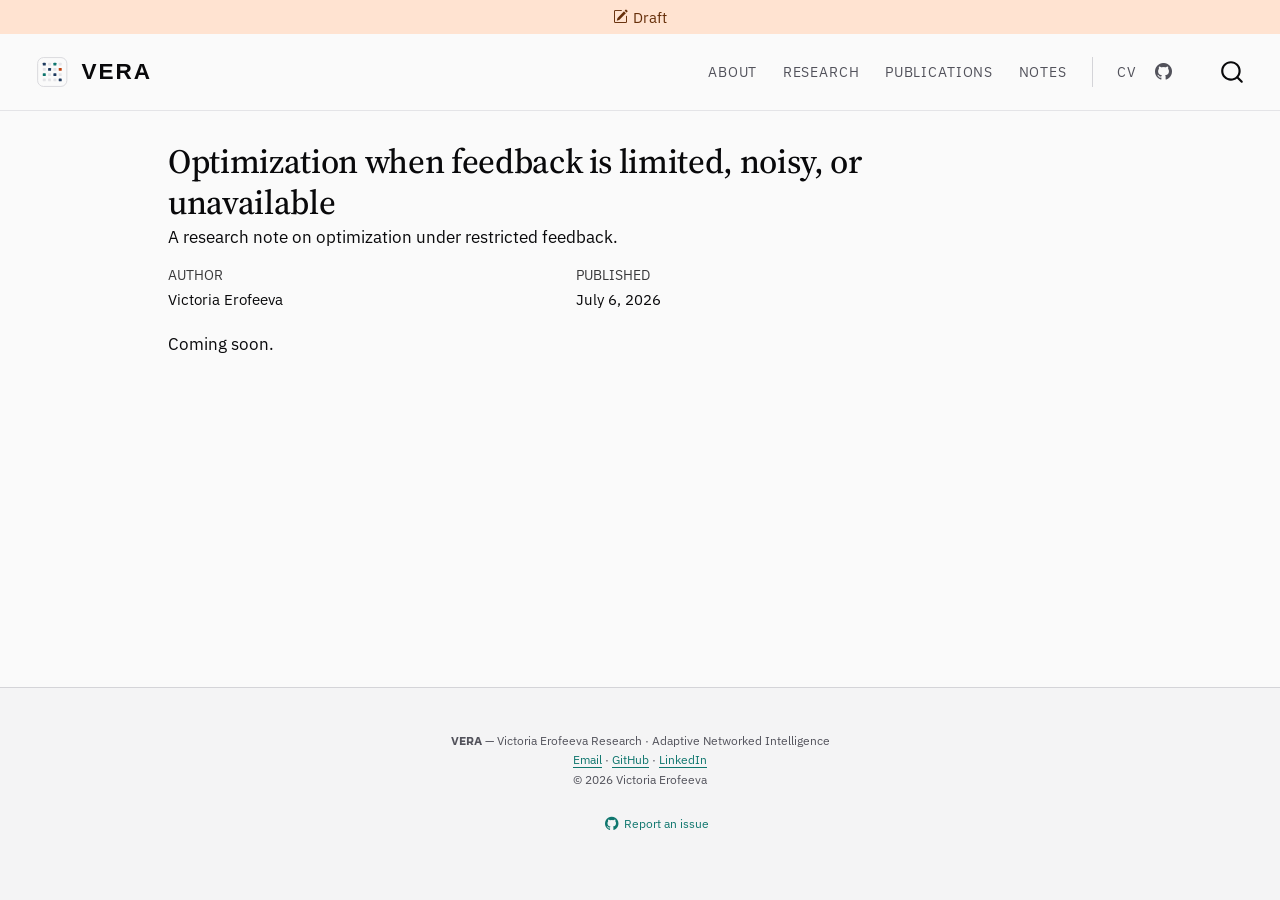
<file: blog/posts/zo-optimization/index.html>
<!DOCTYPE html>
<html xmlns="http://www.w3.org/1999/xhtml" lang="en" xml:lang="en"><head>

<meta charset="utf-8">
<meta name="generator" content="quarto-1.9.38">

<meta name="viewport" content="width=device-width, initial-scale=1.0, user-scalable=yes">

<meta name="author" content="Victoria Erofeeva">
<meta name="dcterms.date" content="2026-07-06">
<meta name="description" content="A research note on optimization under restricted feedback.">

<title>Optimization when feedback is limited, noisy, or unavailable – VERA</title>
<style>
/* Default styles provided by pandoc.
** See https://pandoc.org/MANUAL.html#variables-for-html for config info.
*/
code{white-space: pre-wrap;}
span.smallcaps{font-variant: small-caps;}
div.columns{display: flex; gap: min(4vw, 1.5em);}
div.column{flex: auto; overflow-x: auto;}
div.hanging-indent{margin-left: 1.5em; text-indent: -1.5em;}
ul.task-list{list-style: none;}
ul.task-list li input[type="checkbox"] {
  width: 0.8em;
  margin: 0 0.8em 0.2em -1em; /* quarto-specific, see https://github.com/quarto-dev/quarto-cli/issues/4556 */ 
  vertical-align: middle;
}
</style>


<script src="../../../site_libs/quarto-nav/quarto-nav.js"></script>
<script src="../../../site_libs/quarto-nav/headroom.min.js"></script>
<script src="../../../site_libs/clipboard/clipboard.min.js"></script>
<script src="../../../site_libs/quarto-search/autocomplete.umd.js"></script>
<script src="../../../site_libs/quarto-search/fuse.min.js"></script>
<script src="../../../site_libs/quarto-search/quarto-search.js"></script>
<meta name="quarto:offset" content="../../../">
<script src="../../../site_libs/quarto-html/quarto.js" type="module"></script>
<script src="../../../site_libs/quarto-html/tabsets/tabsets.js" type="module"></script>
<script src="../../../site_libs/quarto-html/popper.min.js"></script>
<script src="../../../site_libs/quarto-html/tippy.umd.min.js"></script>
<script src="../../../site_libs/quarto-html/anchor.min.js"></script>
<link href="../../../site_libs/quarto-html/tippy.css" rel="stylesheet">
<link href="../../../site_libs/quarto-html/quarto-syntax-highlighting-c11abc8cc2b203d8167704c6b3f98431.css" rel="stylesheet" id="quarto-text-highlighting-styles">
<script src="../../../site_libs/bootstrap/bootstrap.min.js"></script>
<link href="../../../site_libs/bootstrap/bootstrap-icons.css" rel="stylesheet">
<link href="../../../site_libs/bootstrap/bootstrap-a2aab655d4ff52a4605604661453aef4.min.css" rel="stylesheet" append-hash="true" id="quarto-bootstrap" data-mode="light">
<script id="quarto-search-options" type="application/json">{
  "location": "navbar",
  "copy-button": false,
  "collapse-after": 3,
  "panel-placement": "end",
  "type": "overlay",
  "limit": 50,
  "keyboard-shortcut": [
    "f",
    "/",
    "s"
  ],
  "show-item-context": false,
  "language": {
    "search-no-results-text": "No results",
    "search-matching-documents-text": "matching documents",
    "search-copy-link-title": "Copy link to search",
    "search-hide-matches-text": "Hide additional matches",
    "search-more-match-text": "more match in this document",
    "search-more-matches-text": "more matches in this document",
    "search-clear-button-title": "Clear",
    "search-text-placeholder": "",
    "search-detached-cancel-button-title": "Cancel",
    "search-submit-button-title": "Submit",
    "search-label": "Search"
  }
}</script>
<style>html{ scroll-behavior: smooth; }</style>
<meta name="quarto:status" content="draft">


</head>

<body class="nav-fixed quarto-light">

<div id="quarto-search-results"></div>
  <header id="quarto-header" class="headroom fixed-top"><div id="quarto-draft-alert" class="alert alert-warning"><i class="bi bi-pencil-square"></i>Draft</div>
    <nav class="navbar navbar-expand-lg " data-bs-theme="dark">
      <div class="navbar-container container-fluid">
      <div class="navbar-brand-container mx-auto">
    <a href="../../../index.html" class="navbar-brand navbar-brand-logo">
    <img src="../../../assets/vera_navbar_A_fit.svg" alt="VERA" class="navbar-logo light-content">
    <img src="../../../assets/vera_navbar_A_fit.svg" alt="VERA" class="navbar-logo dark-content">
    </a>
  </div>
            <div id="quarto-search" class="" title="Search"></div>
          <button class="navbar-toggler" type="button" data-bs-toggle="collapse" data-bs-target="#navbarCollapse" aria-controls="navbarCollapse" role="menu" aria-expanded="false" aria-label="Toggle navigation" onclick="if (window.quartoToggleHeadroom) { window.quartoToggleHeadroom(); }">
  <span class="navbar-toggler-icon"></span>
</button>
          <div class="collapse navbar-collapse" id="navbarCollapse">
            <ul class="navbar-nav navbar-nav-scroll me-auto">
  <li class="nav-item">
    <a class="nav-link" href="../../../about/index.html"> 
<span class="menu-text">About</span></a>
  </li>  
  <li class="nav-item">
    <a class="nav-link" href="../../../research.html"> 
<span class="menu-text">Research</span></a>
  </li>  
  <li class="nav-item">
    <a class="nav-link" href="../../../publications.html"> 
<span class="menu-text">Publications</span></a>
  </li>  
  <li class="nav-item">
    <a class="nav-link" href="../../../blog/index.html"> 
<span class="menu-text">Notes</span></a>
  </li>  
</ul>
            <ul class="navbar-nav navbar-nav-scroll ms-auto">
  <li class="nav-item">
    <a class="nav-link" href="../../../assets/cv.pdf"> 
<span class="menu-text">CV</span></a>
  </li>  
  <li class="nav-item compact">
    <a class="nav-link" href="https://github.com/Ultramarine-x64"> <i class="bi bi-github" role="img" aria-label="GitHub">
</i> 
<span class="menu-text"></span></a>
  </li>  
</ul>
          </div> <!-- /navcollapse -->
            <div class="quarto-navbar-tools">
</div>
      </div> <!-- /container-fluid -->
    </nav>
</header>
<!-- content -->
<div id="quarto-content" class="quarto-container page-columns page-rows-contents page-layout-article page-navbar">
<!-- sidebar -->
<!-- margin-sidebar -->
    <div id="quarto-margin-sidebar" class="sidebar margin-sidebar zindex-bottom">
        
    </div>
<!-- main -->
<main class="content" id="quarto-document-content">

<header id="title-block-header" class="quarto-title-block default">
<div class="quarto-title">
<h1 class="title">Optimization when feedback is limited, noisy, or unavailable</h1>
</div>

<div>
  <div class="description">
    A research note on optimization under restricted feedback.
  </div>
</div>


<div class="quarto-title-meta">

    <div>
    <div class="quarto-title-meta-heading">Author</div>
    <div class="quarto-title-meta-contents">
             <p>Victoria Erofeeva </p>
          </div>
  </div>
    
    <div>
    <div class="quarto-title-meta-heading">Published</div>
    <div class="quarto-title-meta-contents">
      <p class="date">July 6, 2026</p>
    </div>
  </div>
  
    
  </div>
  


</header>


<p>Coming soon.</p>



<a onclick="window.scrollTo(0, 0); return false;" role="button" id="quarto-back-to-top"><i class="bi bi-arrow-up"></i> Back to top</a></main> <!-- /main -->
<script id="quarto-html-after-body" type="application/javascript">
  window.document.addEventListener("DOMContentLoaded", function (event) {
    const icon = "";
    const anchorJS = new window.AnchorJS();
    anchorJS.options = {
      placement: 'right',
      icon: icon
    };
    anchorJS.add('.anchored');
    const isCodeAnnotation = (el) => {
      for (const clz of el.classList) {
        if (clz.startsWith('code-annotation-')) {                     
          return true;
        }
      }
      return false;
    }
    const onCopySuccess = function(e) {
      // button target
      const button = e.trigger;
      // don't keep focus
      button.blur();
      // flash "checked"
      button.classList.add('code-copy-button-checked');
      var currentTitle = button.getAttribute("title");
      button.setAttribute("title", "Copied!");
      let tooltip;
      if (window.bootstrap) {
        button.setAttribute("data-bs-toggle", "tooltip");
        button.setAttribute("data-bs-placement", "left");
        button.setAttribute("data-bs-title", "Copied!");
        tooltip = new bootstrap.Tooltip(button, 
          { trigger: "manual", 
            customClass: "code-copy-button-tooltip",
            offset: [0, -8]});
        tooltip.show();    
      }
      setTimeout(function() {
        if (tooltip) {
          tooltip.hide();
          button.removeAttribute("data-bs-title");
          button.removeAttribute("data-bs-toggle");
          button.removeAttribute("data-bs-placement");
        }
        button.setAttribute("title", currentTitle);
        button.classList.remove('code-copy-button-checked');
      }, 1000);
      // clear code selection
      e.clearSelection();
    }
    const getTextToCopy = function(trigger) {
      const outerScaffold = trigger.parentElement.cloneNode(true);
      const codeEl = outerScaffold.querySelector('code');
      for (const childEl of codeEl.children) {
        if (isCodeAnnotation(childEl)) {
          childEl.remove();
        }
      }
      return codeEl.innerText;
    }
    const clipboard = new window.ClipboardJS('.code-copy-button:not([data-in-quarto-modal])', {
      text: getTextToCopy
    });
    clipboard.on('success', onCopySuccess);
    if (window.document.getElementById('quarto-embedded-source-code-modal')) {
      const clipboardModal = new window.ClipboardJS('.code-copy-button[data-in-quarto-modal]', {
        text: getTextToCopy,
        container: window.document.getElementById('quarto-embedded-source-code-modal')
      });
      clipboardModal.on('success', onCopySuccess);
    }
      var localhostRegex = new RegExp(/^(?:http|https):\/\/localhost\:?[0-9]*\//);
      var mailtoRegex = new RegExp(/^mailto:/);
        var filterRegex = new RegExp("https:\/\/vera-research\.dev");
      var isInternal = (href) => {
          return filterRegex.test(href) || localhostRegex.test(href) || mailtoRegex.test(href);
      }
      // Inspect non-navigation links and adorn them if external
     var links = window.document.querySelectorAll('a[href]:not(.nav-link):not(.navbar-brand):not(.toc-action):not(.sidebar-link):not(.sidebar-item-toggle):not(.pagination-link):not(.no-external):not([aria-hidden]):not(.dropdown-item):not(.quarto-navigation-tool):not(.about-link)');
      for (var i=0; i<links.length; i++) {
        const link = links[i];
        if (!isInternal(link.href)) {
          // undo the damage that might have been done by quarto-nav.js in the case of
          // links that we want to consider external
          if (link.dataset.originalHref !== undefined) {
            link.href = link.dataset.originalHref;
          }
            // target, if specified
            link.setAttribute("target", "_blank");
            if (link.getAttribute("rel") === null) {
              link.setAttribute("rel", "noopener");
            }
        }
      }
    function tippyHover(el, contentFn, onTriggerFn, onUntriggerFn) {
      const config = {
        allowHTML: true,
        maxWidth: 500,
        delay: 100,
        arrow: false,
        appendTo: function(el) {
            return el.parentElement;
        },
        interactive: true,
        interactiveBorder: 10,
        theme: 'quarto',
        placement: 'bottom-start',
      };
      if (contentFn) {
        config.content = contentFn;
      }
      if (onTriggerFn) {
        config.onTrigger = onTriggerFn;
      }
      if (onUntriggerFn) {
        config.onUntrigger = onUntriggerFn;
      }
      window.tippy(el, config); 
    }
    const noterefs = window.document.querySelectorAll('a[role="doc-noteref"]');
    for (var i=0; i<noterefs.length; i++) {
      const ref = noterefs[i];
      tippyHover(ref, function() {
        // use id or data attribute instead here
        let href = ref.getAttribute('data-footnote-href') || ref.getAttribute('href');
        try { href = new URL(href).hash; } catch {}
        const id = href.replace(/^#\/?/, "");
        const note = window.document.getElementById(id);
        if (note) {
          return note.innerHTML;
        } else {
          return "";
        }
      });
    }
    const xrefs = window.document.querySelectorAll('a.quarto-xref');
    const processXRef = (id, note) => {
      // Strip column container classes
      const stripColumnClz = (el) => {
        el.classList.remove("page-full", "page-columns");
        if (el.children) {
          for (const child of el.children) {
            stripColumnClz(child);
          }
        }
      }
      stripColumnClz(note)
      if (id === null || id.startsWith('sec-')) {
        // Special case sections, only their first couple elements
        const container = document.createElement("div");
        if (note.children && note.children.length > 2) {
          container.appendChild(note.children[0].cloneNode(true));
          for (let i = 1; i < note.children.length; i++) {
            const child = note.children[i];
            if (child.tagName === "P" && child.innerText === "") {
              continue;
            } else {
              container.appendChild(child.cloneNode(true));
              break;
            }
          }
          if (window.Quarto?.typesetMath) {
            window.Quarto.typesetMath(container);
          }
          return container.innerHTML
        } else {
          if (window.Quarto?.typesetMath) {
            window.Quarto.typesetMath(note);
          }
          return note.innerHTML;
        }
      } else {
        // Remove any anchor links if they are present
        const anchorLink = note.querySelector('a.anchorjs-link');
        if (anchorLink) {
          anchorLink.remove();
        }
        if (window.Quarto?.typesetMath) {
          window.Quarto.typesetMath(note);
        }
        if (note.classList.contains("callout")) {
          return note.outerHTML;
        } else {
          return note.innerHTML;
        }
      }
    }
    for (var i=0; i<xrefs.length; i++) {
      const xref = xrefs[i];
      tippyHover(xref, undefined, function(instance) {
        instance.disable();
        let url = xref.getAttribute('href');
        let hash = undefined; 
        if (url.startsWith('#')) {
          hash = url;
        } else {
          try { hash = new URL(url).hash; } catch {}
        }
        if (hash) {
          const id = hash.replace(/^#\/?/, "");
          const note = window.document.getElementById(id);
          if (note !== null) {
            try {
              const html = processXRef(id, note.cloneNode(true));
              instance.setContent(html);
            } finally {
              instance.enable();
              instance.show();
            }
          } else {
            // See if we can fetch this
            fetch(url.split('#')[0])
            .then(res => res.text())
            .then(html => {
              const parser = new DOMParser();
              const htmlDoc = parser.parseFromString(html, "text/html");
              const note = htmlDoc.getElementById(id);
              if (note !== null) {
                const html = processXRef(id, note);
                instance.setContent(html);
              } 
            }).finally(() => {
              instance.enable();
              instance.show();
            });
          }
        } else {
          // See if we can fetch a full url (with no hash to target)
          // This is a special case and we should probably do some content thinning / targeting
          fetch(url)
          .then(res => res.text())
          .then(html => {
            const parser = new DOMParser();
            const htmlDoc = parser.parseFromString(html, "text/html");
            const note = htmlDoc.querySelector('main.content');
            if (note !== null) {
              // This should only happen for chapter cross references
              // (since there is no id in the URL)
              // remove the first header
              if (note.children.length > 0 && note.children[0].tagName === "HEADER") {
                note.children[0].remove();
              }
              const html = processXRef(null, note);
              instance.setContent(html);
            } 
          }).finally(() => {
            instance.enable();
            instance.show();
          });
        }
      }, function(instance) {
      });
    }
        let selectedAnnoteEl;
        const selectorForAnnotation = ( cell, annotation) => {
          let cellAttr = 'data-code-cell="' + cell + '"';
          let lineAttr = 'data-code-annotation="' +  annotation + '"';
          const selector = 'span[' + cellAttr + '][' + lineAttr + ']';
          return selector;
        }
        const selectCodeLines = (annoteEl) => {
          const doc = window.document;
          const targetCell = annoteEl.getAttribute("data-target-cell");
          const targetAnnotation = annoteEl.getAttribute("data-target-annotation");
          const annoteSpan = window.document.querySelector(selectorForAnnotation(targetCell, targetAnnotation));
          const lines = annoteSpan.getAttribute("data-code-lines").split(",");
          const lineIds = lines.map((line) => {
            return targetCell + "-" + line;
          })
          let top = null;
          let height = null;
          let parent = null;
          if (lineIds.length > 0) {
              //compute the position of the single el (top and bottom and make a div)
              const el = window.document.getElementById(lineIds[0]);
              top = el.offsetTop;
              height = el.offsetHeight;
              parent = el.parentElement.parentElement;
            if (lineIds.length > 1) {
              const lastEl = window.document.getElementById(lineIds[lineIds.length - 1]);
              const bottom = lastEl.offsetTop + lastEl.offsetHeight;
              height = bottom - top;
            }
            if (top !== null && height !== null && parent !== null) {
              // cook up a div (if necessary) and position it 
              let div = window.document.getElementById("code-annotation-line-highlight");
              if (div === null) {
                div = window.document.createElement("div");
                div.setAttribute("id", "code-annotation-line-highlight");
                div.style.position = 'absolute';
                parent.appendChild(div);
              }
              div.style.top = top - 2 + "px";
              div.style.height = height + 4 + "px";
              div.style.left = 0;
              let gutterDiv = window.document.getElementById("code-annotation-line-highlight-gutter");
              if (gutterDiv === null) {
                gutterDiv = window.document.createElement("div");
                gutterDiv.setAttribute("id", "code-annotation-line-highlight-gutter");
                gutterDiv.style.position = 'absolute';
                const codeCell = window.document.getElementById(targetCell);
                const gutter = codeCell.querySelector('.code-annotation-gutter');
                gutter.appendChild(gutterDiv);
              }
              gutterDiv.style.top = top - 2 + "px";
              gutterDiv.style.height = height + 4 + "px";
            }
            selectedAnnoteEl = annoteEl;
          }
        };
        const unselectCodeLines = () => {
          const elementsIds = ["code-annotation-line-highlight", "code-annotation-line-highlight-gutter"];
          elementsIds.forEach((elId) => {
            const div = window.document.getElementById(elId);
            if (div) {
              div.remove();
            }
          });
          selectedAnnoteEl = undefined;
        };
          // Handle positioning of the toggle
      window.addEventListener(
        "resize",
        throttle(() => {
          elRect = undefined;
          if (selectedAnnoteEl) {
            selectCodeLines(selectedAnnoteEl);
          }
        }, 10)
      );
      function throttle(fn, ms) {
      let throttle = false;
      let timer;
        return (...args) => {
          if(!throttle) { // first call gets through
              fn.apply(this, args);
              throttle = true;
          } else { // all the others get throttled
              if(timer) clearTimeout(timer); // cancel #2
              timer = setTimeout(() => {
                fn.apply(this, args);
                timer = throttle = false;
              }, ms);
          }
        };
      }
        // Attach click handler to the DT
        const annoteDls = window.document.querySelectorAll('dt[data-target-cell]');
        for (const annoteDlNode of annoteDls) {
          annoteDlNode.addEventListener('click', (event) => {
            const clickedEl = event.target;
            if (clickedEl !== selectedAnnoteEl) {
              unselectCodeLines();
              const activeEl = window.document.querySelector('dt[data-target-cell].code-annotation-active');
              if (activeEl) {
                activeEl.classList.remove('code-annotation-active');
              }
              selectCodeLines(clickedEl);
              clickedEl.classList.add('code-annotation-active');
            } else {
              // Unselect the line
              unselectCodeLines();
              clickedEl.classList.remove('code-annotation-active');
            }
          });
        }
    const findCites = (el) => {
      const parentEl = el.parentElement;
      if (parentEl) {
        const cites = parentEl.dataset.cites;
        if (cites) {
          return {
            el,
            cites: cites.split(' ')
          };
        } else {
          return findCites(el.parentElement)
        }
      } else {
        return undefined;
      }
    };
    var bibliorefs = window.document.querySelectorAll('a[role="doc-biblioref"]');
    for (var i=0; i<bibliorefs.length; i++) {
      const ref = bibliorefs[i];
      const citeInfo = findCites(ref);
      if (citeInfo) {
        tippyHover(citeInfo.el, function() {
          var popup = window.document.createElement('div');
          citeInfo.cites.forEach(function(cite) {
            var citeDiv = window.document.createElement('div');
            citeDiv.classList.add('hanging-indent');
            citeDiv.classList.add('csl-entry');
            var biblioDiv = window.document.getElementById('ref-' + cite);
            if (biblioDiv) {
              citeDiv.innerHTML = biblioDiv.innerHTML;
            }
            popup.appendChild(citeDiv);
          });
          return popup.innerHTML;
        });
      }
    }
  });
  </script>
</div> <!-- /content -->
<footer class="footer">
  <div class="nav-footer">
    <div class="nav-footer-left">
      &nbsp;
    </div>   
    <div class="nav-footer-center">
<p><strong>VERA</strong> — Victoria Erofeeva Research · Adaptive Networked Intelligence<br>
<a href="mailto:vicki.ultramarine@gmail.com">Email</a> · <a href="https://github.com/Ultramarine-x64">GitHub</a> · <a href="https://www.linkedin.com/in/vicki-erofeeva/">LinkedIn</a><br>
© 2026 Victoria Erofeeva</p>
<div class="toc-actions"><ul><li><a href="https://github.com/Ultramarine-x64/vera-research/issues/new" class="toc-action"><i class="bi bi-github"></i>Report an issue</a></li></ul></div></div>
    <div class="nav-footer-right">
      &nbsp;
    </div>
  </div>
</footer>




<script src="../../../site_libs/quarto-html/zenscroll-min.js"></script>
</body></html>
</file>
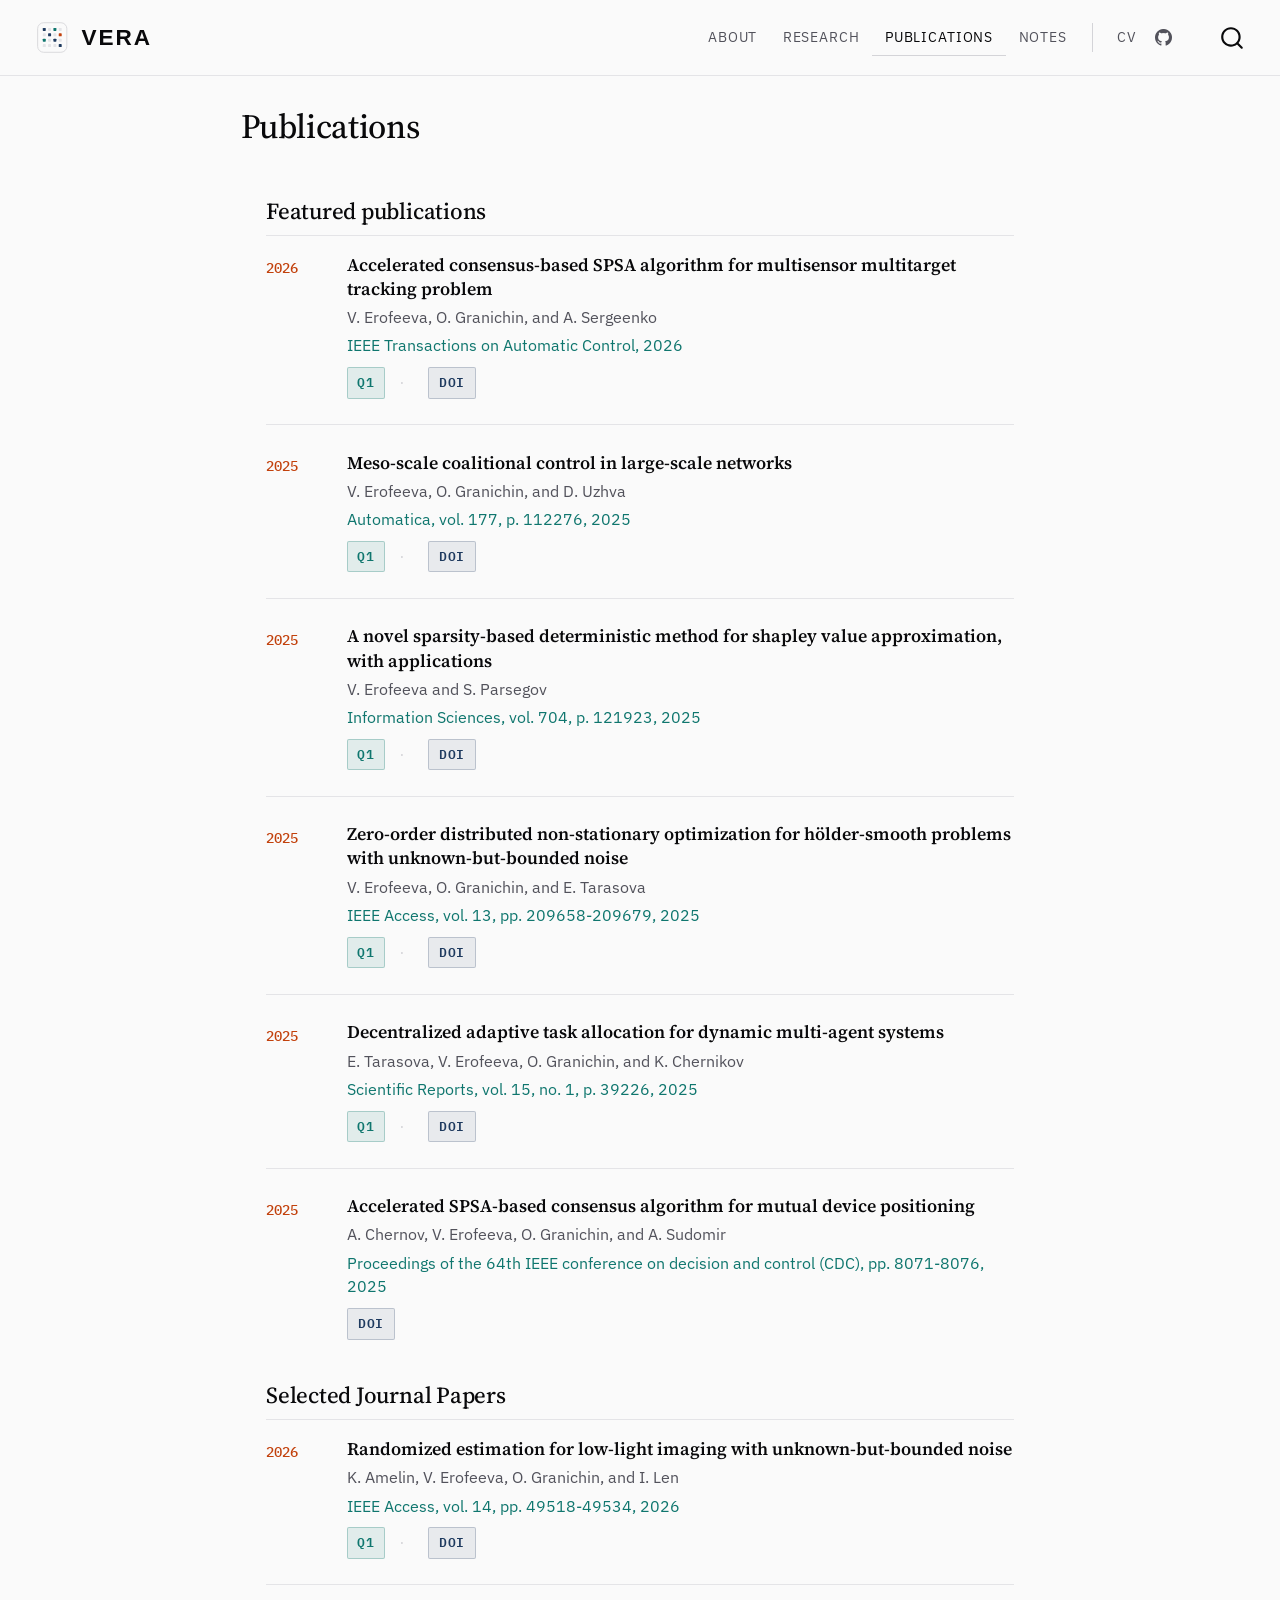
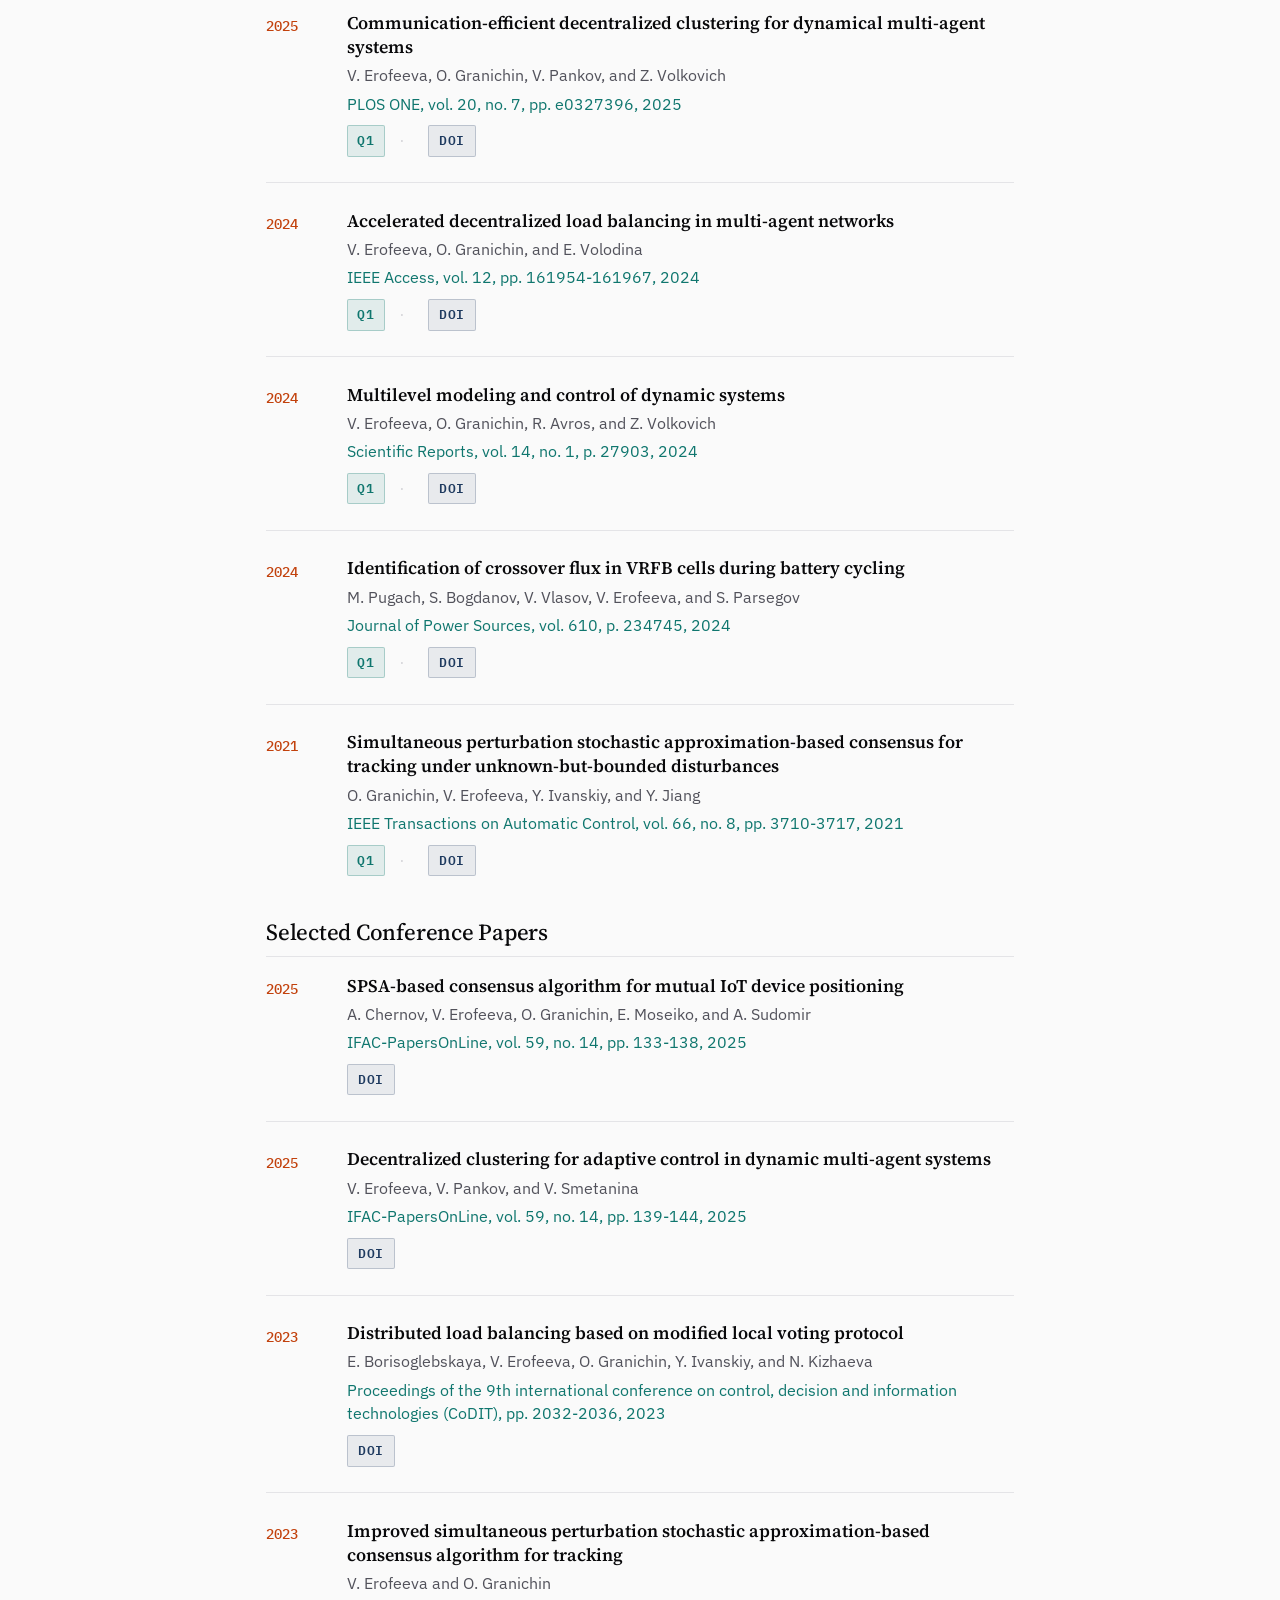
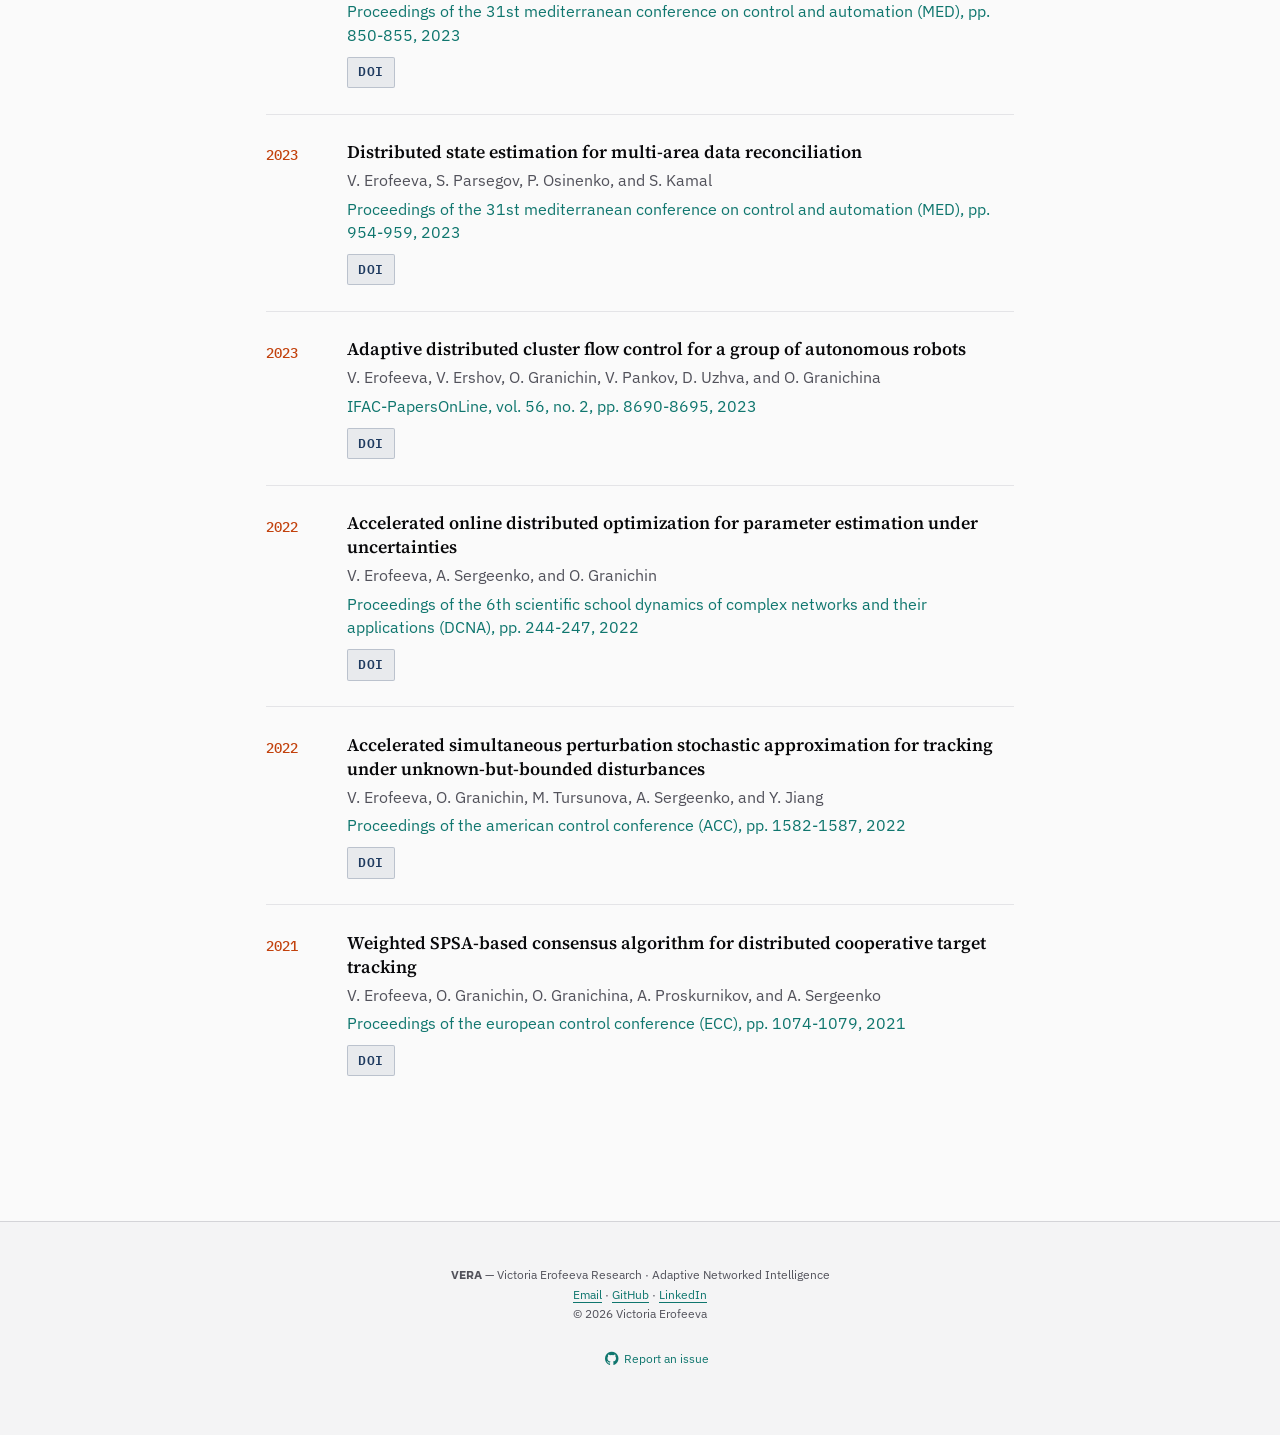
<file: publications.html>
<!DOCTYPE html>
<html xmlns="http://www.w3.org/1999/xhtml" lang="en" xml:lang="en"><head>

<meta charset="utf-8">
<meta name="generator" content="quarto-1.9.38">

<meta name="viewport" content="width=device-width, initial-scale=1.0, user-scalable=yes">


<title>Publications – VERA</title>
<style>
/* Default styles provided by pandoc.
** See https://pandoc.org/MANUAL.html#variables-for-html for config info.
*/
code{white-space: pre-wrap;}
span.smallcaps{font-variant: small-caps;}
div.columns{display: flex; gap: min(4vw, 1.5em);}
div.column{flex: auto; overflow-x: auto;}
div.hanging-indent{margin-left: 1.5em; text-indent: -1.5em;}
ul.task-list{list-style: none;}
ul.task-list li input[type="checkbox"] {
  width: 0.8em;
  margin: 0 0.8em 0.2em -1em; /* quarto-specific, see https://github.com/quarto-dev/quarto-cli/issues/4556 */ 
  vertical-align: middle;
}
/* CSS for citations */
div.csl-bib-body { }
div.csl-entry {
  clear: both;
  margin-bottom: 0em;
}
.hanging-indent div.csl-entry {
  margin-left:2em;
  text-indent:-2em;
}
div.csl-left-margin {
  min-width:2em;
  float:left;
}
div.csl-right-inline {
  margin-left:2em;
  padding-left:1em;
}
div.csl-indent {
  margin-left: 2em;
}</style>


<script src="site_libs/quarto-nav/quarto-nav.js"></script>
<script src="site_libs/quarto-nav/headroom.min.js"></script>
<script src="site_libs/clipboard/clipboard.min.js"></script>
<script src="site_libs/quarto-search/autocomplete.umd.js"></script>
<script src="site_libs/quarto-search/fuse.min.js"></script>
<script src="site_libs/quarto-search/quarto-search.js"></script>
<meta name="quarto:offset" content="./">
<script src="site_libs/quarto-html/quarto.js" type="module"></script>
<script src="site_libs/quarto-html/tabsets/tabsets.js" type="module"></script>
<script src="site_libs/quarto-html/popper.min.js"></script>
<script src="site_libs/quarto-html/tippy.umd.min.js"></script>
<script src="site_libs/quarto-html/anchor.min.js"></script>
<link href="site_libs/quarto-html/tippy.css" rel="stylesheet">
<link href="site_libs/quarto-html/quarto-syntax-highlighting-c11abc8cc2b203d8167704c6b3f98431.css" rel="stylesheet" id="quarto-text-highlighting-styles">
<script src="site_libs/bootstrap/bootstrap.min.js"></script>
<link href="site_libs/bootstrap/bootstrap-icons.css" rel="stylesheet">
<link href="site_libs/bootstrap/bootstrap-a2aab655d4ff52a4605604661453aef4.min.css" rel="stylesheet" append-hash="true" id="quarto-bootstrap" data-mode="light">
<script id="quarto-search-options" type="application/json">{
  "location": "navbar",
  "copy-button": false,
  "collapse-after": 3,
  "panel-placement": "end",
  "type": "overlay",
  "limit": 50,
  "keyboard-shortcut": [
    "f",
    "/",
    "s"
  ],
  "show-item-context": false,
  "language": {
    "search-no-results-text": "No results",
    "search-matching-documents-text": "matching documents",
    "search-copy-link-title": "Copy link to search",
    "search-hide-matches-text": "Hide additional matches",
    "search-more-match-text": "more match in this document",
    "search-more-matches-text": "more matches in this document",
    "search-clear-button-title": "Clear",
    "search-text-placeholder": "",
    "search-detached-cancel-button-title": "Cancel",
    "search-submit-button-title": "Submit",
    "search-label": "Search"
  }
}</script>
<style>html{ scroll-behavior: smooth; }</style>


</head>

<body class="nav-fixed fullcontent quarto-light">

<div id="quarto-search-results"></div>
  <header id="quarto-header" class="headroom fixed-top">
    <nav class="navbar navbar-expand-lg " data-bs-theme="dark">
      <div class="navbar-container container-fluid">
      <div class="navbar-brand-container mx-auto">
    <a href="./index.html" class="navbar-brand navbar-brand-logo">
    <img src="./assets/vera_navbar_A_fit.svg" alt="VERA" class="navbar-logo light-content">
    <img src="./assets/vera_navbar_A_fit.svg" alt="VERA" class="navbar-logo dark-content">
    </a>
  </div>
            <div id="quarto-search" class="" title="Search"></div>
          <button class="navbar-toggler" type="button" data-bs-toggle="collapse" data-bs-target="#navbarCollapse" aria-controls="navbarCollapse" role="menu" aria-expanded="false" aria-label="Toggle navigation" onclick="if (window.quartoToggleHeadroom) { window.quartoToggleHeadroom(); }">
  <span class="navbar-toggler-icon"></span>
</button>
          <div class="collapse navbar-collapse" id="navbarCollapse">
            <ul class="navbar-nav navbar-nav-scroll me-auto">
  <li class="nav-item">
    <a class="nav-link" href="./about/index.html"> 
<span class="menu-text">About</span></a>
  </li>  
  <li class="nav-item">
    <a class="nav-link" href="./research.html"> 
<span class="menu-text">Research</span></a>
  </li>  
  <li class="nav-item">
    <a class="nav-link active" href="./publications.html" aria-current="page"> 
<span class="menu-text">Publications</span></a>
  </li>  
  <li class="nav-item">
    <a class="nav-link" href="./blog/index.html"> 
<span class="menu-text">Notes</span></a>
  </li>  
</ul>
            <ul class="navbar-nav navbar-nav-scroll ms-auto">
  <li class="nav-item">
    <a class="nav-link" href="./assets/cv.pdf"> 
<span class="menu-text">CV</span></a>
  </li>  
  <li class="nav-item compact">
    <a class="nav-link" href="https://github.com/Ultramarine-x64"> <i class="bi bi-github" role="img" aria-label="GitHub">
</i> 
<span class="menu-text"></span></a>
  </li>  
</ul>
          </div> <!-- /navcollapse -->
            <div class="quarto-navbar-tools">
</div>
      </div> <!-- /container-fluid -->
    </nav>
</header>
<!-- content -->
<div id="quarto-content" class="quarto-container page-columns page-rows-contents page-layout-article page-navbar">
<!-- sidebar -->
<!-- margin-sidebar -->
    
<!-- main -->
<main class="content" id="quarto-document-content">

<header id="title-block-header" class="quarto-title-block default">
<div class="quarto-title">
<h1 class="title">Publications</h1>
</div>



<div class="quarto-title-meta">

    
  
    
  </div>
  


</header>


<div class="vera-page vera-publications-page">
<div class="vera-section vera-section--page">
<div class="vera-container">
<div id="refs" class="references csl-bib-body vera-pub-list" data-entry-spacing="0" role="list">
<section class="level2 vera-pub-section" data-category="highlighted">
<h2 class="anchored" data-anchor-id="">Featured publications</h2>
<div id="ref-erofeeva2026accelerated" class="vera-pub" data-category="highlighted">
<div class="vera-pub-main">
<div class="vera-pub-year">
2026
</div>
<div class="vera-pub-content">
<div class="vera-pub-title">
Accelerated consensus-based SPSA algorithm for multisensor multitarget tracking problem
</div>
<div class="vera-pub-authors">
V. Erofeeva, O. Granichin, and A. Sergeenko
</div>
<div class="vera-pub-venue">
IEEE Transactions on Automatic Control, 2026
</div>
</div>
</div>
<div class="vera-pub-footer">
<div class="vera-pub-meta">
Q1
</div>
<div class="vera-pub-links">
<a href="https://doi.org/10.1109/TAC.2026.3678473">DOI</a>
</div>
</div>
</div>
<div id="ref-EROFEEVA2025112276" class="vera-pub" data-category="highlighted">
<div class="vera-pub-main">
<div class="vera-pub-year">
2025
</div>
<div class="vera-pub-content">
<div class="vera-pub-title">
Meso-scale coalitional control in large-scale networks
</div>
<div class="vera-pub-authors">
V. Erofeeva, O. Granichin, and D. Uzhva
</div>
<div class="vera-pub-venue">
Automatica, vol. 177, p. 112276, 2025
</div>
</div>
</div>
<div class="vera-pub-footer">
<div class="vera-pub-meta">
Q1
</div>
<div class="vera-pub-links">
<a href="https://doi.org/10.1016/j.automatica.2025.112276">DOI</a>
</div>
</div>
</div>
<div id="ref-erofeeva2025shapley" class="vera-pub" data-category="highlighted">
<div class="vera-pub-main">
<div class="vera-pub-year">
2025
</div>
<div class="vera-pub-content">
<div class="vera-pub-title">
A novel sparsity-based deterministic method for shapley value approximation, with applications
</div>
<div class="vera-pub-authors">
V. Erofeeva and S. Parsegov
</div>
<div class="vera-pub-venue">
Information Sciences, vol. 704, p. 121923, 2025
</div>
</div>
</div>
<div class="vera-pub-footer">
<div class="vera-pub-meta">
Q1
</div>
<div class="vera-pub-links">
<a href="https://doi.org/10.1016/j.ins.2025.121923">DOI</a>
</div>
</div>
</div>
<div id="ref-erofeeva2025zeroorder" class="vera-pub" data-category="highlighted">
<div class="vera-pub-main">
<div class="vera-pub-year">
2025
</div>
<div class="vera-pub-content">
<div class="vera-pub-title">
Zero-order distributed non-stationary optimization for hölder-smooth problems with unknown-but-bounded noise
</div>
<div class="vera-pub-authors">
V. Erofeeva, O. Granichin, and E. Tarasova
</div>
<div class="vera-pub-venue">
IEEE Access, vol. 13, pp. 209658-209679, 2025
</div>
</div>
</div>
<div class="vera-pub-footer">
<div class="vera-pub-meta">
Q1
</div>
<div class="vera-pub-links">
<a href="https://doi.org/10.1109/ACCESS.2025.3642469">DOI</a>
</div>
</div>
</div>
<div id="ref-tarasova2025decentralized" class="vera-pub" data-category="highlighted">
<div class="vera-pub-main">
<div class="vera-pub-year">
2025
</div>
<div class="vera-pub-content">
<div class="vera-pub-title">
Decentralized adaptive task allocation for dynamic multi-agent systems
</div>
<div class="vera-pub-authors">
E. Tarasova, V. Erofeeva, O. Granichin, and K. Chernikov
</div>
<div class="vera-pub-venue">
Scientific Reports, vol. 15, no. 1, p. 39226, 2025
</div>
</div>
</div>
<div class="vera-pub-footer">
<div class="vera-pub-meta">
Q1
</div>
<div class="vera-pub-links">
<a href="https://doi.org/10.1038/s41598-025-21709-9">DOI</a>
</div>
</div>
</div>
<div id="ref-chernov2025accelerated" class="vera-pub" data-category="highlighted">
<div class="vera-pub-main">
<div class="vera-pub-year">
2025
</div>
<div class="vera-pub-content">
<div class="vera-pub-title">
Accelerated SPSA-based consensus algorithm for mutual device positioning
</div>
<div class="vera-pub-authors">
A. Chernov, V. Erofeeva, O. Granichin, and A. Sudomir
</div>
<div class="vera-pub-venue">
Proceedings of the 64th IEEE conference on decision and control (CDC), pp. 8071-8076, 2025
</div>
</div>
</div>
<div class="vera-pub-footer">
<div class="vera-pub-links">
<a href="https://doi.org/10.1109/CDC57313.2025.11312296">DOI</a>
</div>
</div>
</div>
</section>
<section class="level2 vera-pub-section" data-category="additional_journals">
<h2 class="anchored" data-anchor-id="">Selected Journal Papers</h2>
<div id="ref-amelin2026randomized" class="vera-pub" data-category="additional_journals">
<div class="vera-pub-main">
<div class="vera-pub-year">
2026
</div>
<div class="vera-pub-content">
<div class="vera-pub-title">
Randomized estimation for low-light imaging with unknown-but-bounded noise
</div>
<div class="vera-pub-authors">
K. Amelin, V. Erofeeva, O. Granichin, and I. Len
</div>
<div class="vera-pub-venue">
IEEE Access, vol. 14, pp. 49518-49534, 2026
</div>
</div>
</div>
<div class="vera-pub-footer">
<div class="vera-pub-meta">
Q1
</div>
<div class="vera-pub-links">
<a href="https://doi.org/10.1109/ACCESS.2026.3678054">DOI</a>
</div>
</div>
</div>
<div id="ref-erofeeva2025clustering" class="vera-pub" data-category="additional_journals">
<div class="vera-pub-main">
<div class="vera-pub-year">
2025
</div>
<div class="vera-pub-content">
<div class="vera-pub-title">
Communication-efficient decentralized clustering for dynamical multi-agent systems
</div>
<div class="vera-pub-authors">
V. Erofeeva, O. Granichin, V. Pankov, and Z. Volkovich
</div>
<div class="vera-pub-venue">
PLOS ONE, vol. 20, no. 7, pp. e0327396, 2025
</div>
</div>
</div>
<div class="vera-pub-footer">
<div class="vera-pub-meta">
Q1
</div>
<div class="vera-pub-links">
<a href="https://doi.org/10.1371/journal.pone.0327396">DOI</a>
</div>
</div>
</div>
<div id="ref-erofeeva2024loadbalancing" class="vera-pub" data-category="additional_journals">
<div class="vera-pub-main">
<div class="vera-pub-year">
2024
</div>
<div class="vera-pub-content">
<div class="vera-pub-title">
Accelerated decentralized load balancing in multi-agent networks
</div>
<div class="vera-pub-authors">
V. Erofeeva, O. Granichin, and E. Volodina
</div>
<div class="vera-pub-venue">
IEEE Access, vol. 12, pp. 161954-161967, 2024
</div>
</div>
</div>
<div class="vera-pub-footer">
<div class="vera-pub-meta">
Q1
</div>
<div class="vera-pub-links">
<a href="https://doi.org/10.1109/ACCESS.2024.3488399">DOI</a>
</div>
</div>
</div>
<div id="ref-erofeeva2024multilevel" class="vera-pub" data-category="additional_journals">
<div class="vera-pub-main">
<div class="vera-pub-year">
2024
</div>
<div class="vera-pub-content">
<div class="vera-pub-title">
Multilevel modeling and control of dynamic systems
</div>
<div class="vera-pub-authors">
V. Erofeeva, O. Granichin, R. Avros, and Z. Volkovich
</div>
<div class="vera-pub-venue">
Scientific Reports, vol. 14, no. 1, p. 27903, 2024
</div>
</div>
</div>
<div class="vera-pub-footer">
<div class="vera-pub-meta">
Q1
</div>
<div class="vera-pub-links">
<a href="https://doi.org/10.1038/s41598-024-79279-1">DOI</a>
</div>
</div>
</div>
<div id="ref-pugach2024crossover" class="vera-pub" data-category="additional_journals">
<div class="vera-pub-main">
<div class="vera-pub-year">
2024
</div>
<div class="vera-pub-content">
<div class="vera-pub-title">
Identification of crossover flux in VRFB cells during battery cycling
</div>
<div class="vera-pub-authors">
M. Pugach, S. Bogdanov, V. Vlasov, V. Erofeeva, and S. Parsegov
</div>
<div class="vera-pub-venue">
Journal of Power Sources, vol. 610, p. 234745, 2024
</div>
</div>
</div>
<div class="vera-pub-footer">
<div class="vera-pub-meta">
Q1
</div>
<div class="vera-pub-links">
<a href="https://doi.org/10.1016/j.jpowsour.2024.234745">DOI</a>
</div>
</div>
</div>
<div id="ref-granichin2021spsaconsensus" class="vera-pub" data-category="additional_journals">
<div class="vera-pub-main">
<div class="vera-pub-year">
2021
</div>
<div class="vera-pub-content">
<div class="vera-pub-title">
Simultaneous perturbation stochastic approximation-based consensus for tracking under unknown-but-bounded disturbances
</div>
<div class="vera-pub-authors">
O. Granichin, V. Erofeeva, Y. Ivanskiy, and Y. Jiang
</div>
<div class="vera-pub-venue">
IEEE Transactions on Automatic Control, vol. 66, no. 8, pp. 3710-3717, 2021
</div>
</div>
</div>
<div class="vera-pub-footer">
<div class="vera-pub-meta">
Q1
</div>
<div class="vera-pub-links">
<a href="https://doi.org/10.1109/TAC.2020.3024169">DOI</a>
</div>
</div>
</div>
</section>
<section class="level2 vera-pub-section" data-category="additional_conferences">
<h2 class="anchored" data-anchor-id="">Selected Conference Papers</h2>
<div id="ref-chernov2025iotpositioning" class="vera-pub" data-category="additional_conferences">
<div class="vera-pub-main">
<div class="vera-pub-year">
2025
</div>
<div class="vera-pub-content">
<div class="vera-pub-title">
SPSA-based consensus algorithm for mutual IoT device positioning
</div>
<div class="vera-pub-authors">
A. Chernov, V. Erofeeva, O. Granichin, E. Moseiko, and A. Sudomir
</div>
<div class="vera-pub-venue">
IFAC-PapersOnLine, vol. 59, no. 14, pp. 133-138, 2025
</div>
</div>
</div>
<div class="vera-pub-footer">
<div class="vera-pub-links">
<a href="https://doi.org/10.1016/j.ifacol.2025.12.138">DOI</a>
</div>
</div>
</div>
<div id="ref-erofeeva2025adaptiveclustering" class="vera-pub" data-category="additional_conferences">
<div class="vera-pub-main">
<div class="vera-pub-year">
2025
</div>
<div class="vera-pub-content">
<div class="vera-pub-title">
Decentralized clustering for adaptive control in dynamic multi-agent systems
</div>
<div class="vera-pub-authors">
V. Erofeeva, V. Pankov, and V. Smetanina
</div>
<div class="vera-pub-venue">
IFAC-PapersOnLine, vol. 59, no. 14, pp. 139-144, 2025
</div>
</div>
</div>
<div class="vera-pub-footer">
<div class="vera-pub-links">
<a href="https://doi.org/10.1016/j.ifacol.2025.12.139">DOI</a>
</div>
</div>
</div>
<div id="ref-borisoglebskaya2023loadbalancing" class="vera-pub" data-category="additional_conferences">
<div class="vera-pub-main">
<div class="vera-pub-year">
2023
</div>
<div class="vera-pub-content">
<div class="vera-pub-title">
Distributed load balancing based on modified local voting protocol
</div>
<div class="vera-pub-authors">
E. Borisoglebskaya, V. Erofeeva, O. Granichin, Y. Ivanskiy, and N. Kizhaeva
</div>
<div class="vera-pub-venue">
Proceedings of the 9th international conference on control, decision and information technologies (CoDIT), pp. 2032-2036, 2023
</div>
</div>
</div>
<div class="vera-pub-footer">
<div class="vera-pub-links">
<a href="https://doi.org/10.1109/CoDIT58514.2023.10284426">DOI</a>
</div>
</div>
</div>
<div id="ref-erofeeva2023improvedspsa" class="vera-pub" data-category="additional_conferences">
<div class="vera-pub-main">
<div class="vera-pub-year">
2023
</div>
<div class="vera-pub-content">
<div class="vera-pub-title">
Improved simultaneous perturbation stochastic approximation-based consensus algorithm for tracking
</div>
<div class="vera-pub-authors">
V. Erofeeva and O. Granichin
</div>
<div class="vera-pub-venue">
Proceedings of the 31st mediterranean conference on control and automation (MED), pp. 850-855, 2023
</div>
</div>
</div>
<div class="vera-pub-footer">
<div class="vera-pub-links">
<a href="https://doi.org/10.1109/MED59994.2023.10185823">DOI</a>
</div>
</div>
</div>
<div id="ref-erofeeva2023datareconciliation" class="vera-pub" data-category="additional_conferences">
<div class="vera-pub-main">
<div class="vera-pub-year">
2023
</div>
<div class="vera-pub-content">
<div class="vera-pub-title">
Distributed state estimation for multi-area data reconciliation
</div>
<div class="vera-pub-authors">
V. Erofeeva, S. Parsegov, P. Osinenko, and S. Kamal
</div>
<div class="vera-pub-venue">
Proceedings of the 31st mediterranean conference on control and automation (MED), pp. 954-959, 2023
</div>
</div>
</div>
<div class="vera-pub-footer">
<div class="vera-pub-links">
<a href="https://doi.org/10.1109/MED59994.2023.10185911">DOI</a>
</div>
</div>
</div>
<div id="ref-erofeeva2023clusterflow" class="vera-pub" data-category="additional_conferences">
<div class="vera-pub-main">
<div class="vera-pub-year">
2023
</div>
<div class="vera-pub-content">
<div class="vera-pub-title">
Adaptive distributed cluster flow control for a group of autonomous robots
</div>
<div class="vera-pub-authors">
V. Erofeeva, V. Ershov, O. Granichin, V. Pankov, D. Uzhva, and O. Granichina
</div>
<div class="vera-pub-venue">
IFAC-PapersOnLine, vol. 56, no. 2, pp. 8690-8695, 2023
</div>
</div>
</div>
<div class="vera-pub-footer">
<div class="vera-pub-links">
<a href="https://doi.org/10.1016/j.ifacol.2023.10.049">DOI</a>
</div>
</div>
</div>
<div id="ref-erofeeva2022parameterestimation" class="vera-pub" data-category="additional_conferences">
<div class="vera-pub-main">
<div class="vera-pub-year">
2022
</div>
<div class="vera-pub-content">
<div class="vera-pub-title">
Accelerated online distributed optimization for parameter estimation under uncertainties
</div>
<div class="vera-pub-authors">
V. Erofeeva, A. Sergeenko, and O. Granichin
</div>
<div class="vera-pub-venue">
Proceedings of the 6th scientific school dynamics of complex networks and their applications (DCNA), pp. 244-247, 2022
</div>
</div>
</div>
<div class="vera-pub-footer">
<div class="vera-pub-links">
<a href="https://doi.org/10.1109/DCNA56428.2022.9923289">DOI</a>
</div>
</div>
</div>
<div id="ref-erofeeva2022acceleratedspsa" class="vera-pub" data-category="additional_conferences">
<div class="vera-pub-main">
<div class="vera-pub-year">
2022
</div>
<div class="vera-pub-content">
<div class="vera-pub-title">
Accelerated simultaneous perturbation stochastic approximation for tracking under unknown-but-bounded disturbances
</div>
<div class="vera-pub-authors">
V. Erofeeva, O. Granichin, M. Tursunova, A. Sergeenko, and Y. Jiang
</div>
<div class="vera-pub-venue">
Proceedings of the american control conference (ACC), pp. 1582-1587, 2022
</div>
</div>
</div>
<div class="vera-pub-footer">
<div class="vera-pub-links">
<a href="https://doi.org/10.23919/ACC53348.2022.9867491">DOI</a>
</div>
</div>
</div>
<div id="ref-erofeeva2021weightedspsa" class="vera-pub" data-category="additional_conferences">
<div class="vera-pub-main">
<div class="vera-pub-year">
2021
</div>
<div class="vera-pub-content">
<div class="vera-pub-title">
Weighted SPSA-based consensus algorithm for distributed cooperative target tracking
</div>
<div class="vera-pub-authors">
V. Erofeeva, O. Granichin, O. Granichina, A. Proskurnikov, and A. Sergeenko
</div>
<div class="vera-pub-venue">
Proceedings of the european control conference (ECC), pp. 1074-1079, 2021
</div>
</div>
</div>
<div class="vera-pub-footer">
<div class="vera-pub-links">
<a href="https://doi.org/10.23919/ECC54610.2021.9655195">DOI</a>
</div>
</div>
</div>
</section>
</div>
</div>
</div>
</div>



<a onclick="window.scrollTo(0, 0); return false;" role="button" id="quarto-back-to-top"><i class="bi bi-arrow-up"></i> Back to top</a></main> <!-- /main -->
<script id="quarto-html-after-body" type="application/javascript">
  window.document.addEventListener("DOMContentLoaded", function (event) {
    const icon = "";
    const anchorJS = new window.AnchorJS();
    anchorJS.options = {
      placement: 'right',
      icon: icon
    };
    anchorJS.add('.anchored');
    const isCodeAnnotation = (el) => {
      for (const clz of el.classList) {
        if (clz.startsWith('code-annotation-')) {                     
          return true;
        }
      }
      return false;
    }
    const onCopySuccess = function(e) {
      // button target
      const button = e.trigger;
      // don't keep focus
      button.blur();
      // flash "checked"
      button.classList.add('code-copy-button-checked');
      var currentTitle = button.getAttribute("title");
      button.setAttribute("title", "Copied!");
      let tooltip;
      if (window.bootstrap) {
        button.setAttribute("data-bs-toggle", "tooltip");
        button.setAttribute("data-bs-placement", "left");
        button.setAttribute("data-bs-title", "Copied!");
        tooltip = new bootstrap.Tooltip(button, 
          { trigger: "manual", 
            customClass: "code-copy-button-tooltip",
            offset: [0, -8]});
        tooltip.show();    
      }
      setTimeout(function() {
        if (tooltip) {
          tooltip.hide();
          button.removeAttribute("data-bs-title");
          button.removeAttribute("data-bs-toggle");
          button.removeAttribute("data-bs-placement");
        }
        button.setAttribute("title", currentTitle);
        button.classList.remove('code-copy-button-checked');
      }, 1000);
      // clear code selection
      e.clearSelection();
    }
    const getTextToCopy = function(trigger) {
      const outerScaffold = trigger.parentElement.cloneNode(true);
      const codeEl = outerScaffold.querySelector('code');
      for (const childEl of codeEl.children) {
        if (isCodeAnnotation(childEl)) {
          childEl.remove();
        }
      }
      return codeEl.innerText;
    }
    const clipboard = new window.ClipboardJS('.code-copy-button:not([data-in-quarto-modal])', {
      text: getTextToCopy
    });
    clipboard.on('success', onCopySuccess);
    if (window.document.getElementById('quarto-embedded-source-code-modal')) {
      const clipboardModal = new window.ClipboardJS('.code-copy-button[data-in-quarto-modal]', {
        text: getTextToCopy,
        container: window.document.getElementById('quarto-embedded-source-code-modal')
      });
      clipboardModal.on('success', onCopySuccess);
    }
      var localhostRegex = new RegExp(/^(?:http|https):\/\/localhost\:?[0-9]*\//);
      var mailtoRegex = new RegExp(/^mailto:/);
        var filterRegex = new RegExp("https:\/\/vera-research\.dev");
      var isInternal = (href) => {
          return filterRegex.test(href) || localhostRegex.test(href) || mailtoRegex.test(href);
      }
      // Inspect non-navigation links and adorn them if external
     var links = window.document.querySelectorAll('a[href]:not(.nav-link):not(.navbar-brand):not(.toc-action):not(.sidebar-link):not(.sidebar-item-toggle):not(.pagination-link):not(.no-external):not([aria-hidden]):not(.dropdown-item):not(.quarto-navigation-tool):not(.about-link)');
      for (var i=0; i<links.length; i++) {
        const link = links[i];
        if (!isInternal(link.href)) {
          // undo the damage that might have been done by quarto-nav.js in the case of
          // links that we want to consider external
          if (link.dataset.originalHref !== undefined) {
            link.href = link.dataset.originalHref;
          }
            // target, if specified
            link.setAttribute("target", "_blank");
            if (link.getAttribute("rel") === null) {
              link.setAttribute("rel", "noopener");
            }
        }
      }
    function tippyHover(el, contentFn, onTriggerFn, onUntriggerFn) {
      const config = {
        allowHTML: true,
        maxWidth: 500,
        delay: 100,
        arrow: false,
        appendTo: function(el) {
            return el.parentElement;
        },
        interactive: true,
        interactiveBorder: 10,
        theme: 'quarto',
        placement: 'bottom-start',
      };
      if (contentFn) {
        config.content = contentFn;
      }
      if (onTriggerFn) {
        config.onTrigger = onTriggerFn;
      }
      if (onUntriggerFn) {
        config.onUntrigger = onUntriggerFn;
      }
      window.tippy(el, config); 
    }
    const noterefs = window.document.querySelectorAll('a[role="doc-noteref"]');
    for (var i=0; i<noterefs.length; i++) {
      const ref = noterefs[i];
      tippyHover(ref, function() {
        // use id or data attribute instead here
        let href = ref.getAttribute('data-footnote-href') || ref.getAttribute('href');
        try { href = new URL(href).hash; } catch {}
        const id = href.replace(/^#\/?/, "");
        const note = window.document.getElementById(id);
        if (note) {
          return note.innerHTML;
        } else {
          return "";
        }
      });
    }
    const xrefs = window.document.querySelectorAll('a.quarto-xref');
    const processXRef = (id, note) => {
      // Strip column container classes
      const stripColumnClz = (el) => {
        el.classList.remove("page-full", "page-columns");
        if (el.children) {
          for (const child of el.children) {
            stripColumnClz(child);
          }
        }
      }
      stripColumnClz(note)
      if (id === null || id.startsWith('sec-')) {
        // Special case sections, only their first couple elements
        const container = document.createElement("div");
        if (note.children && note.children.length > 2) {
          container.appendChild(note.children[0].cloneNode(true));
          for (let i = 1; i < note.children.length; i++) {
            const child = note.children[i];
            if (child.tagName === "P" && child.innerText === "") {
              continue;
            } else {
              container.appendChild(child.cloneNode(true));
              break;
            }
          }
          if (window.Quarto?.typesetMath) {
            window.Quarto.typesetMath(container);
          }
          return container.innerHTML
        } else {
          if (window.Quarto?.typesetMath) {
            window.Quarto.typesetMath(note);
          }
          return note.innerHTML;
        }
      } else {
        // Remove any anchor links if they are present
        const anchorLink = note.querySelector('a.anchorjs-link');
        if (anchorLink) {
          anchorLink.remove();
        }
        if (window.Quarto?.typesetMath) {
          window.Quarto.typesetMath(note);
        }
        if (note.classList.contains("callout")) {
          return note.outerHTML;
        } else {
          return note.innerHTML;
        }
      }
    }
    for (var i=0; i<xrefs.length; i++) {
      const xref = xrefs[i];
      tippyHover(xref, undefined, function(instance) {
        instance.disable();
        let url = xref.getAttribute('href');
        let hash = undefined; 
        if (url.startsWith('#')) {
          hash = url;
        } else {
          try { hash = new URL(url).hash; } catch {}
        }
        if (hash) {
          const id = hash.replace(/^#\/?/, "");
          const note = window.document.getElementById(id);
          if (note !== null) {
            try {
              const html = processXRef(id, note.cloneNode(true));
              instance.setContent(html);
            } finally {
              instance.enable();
              instance.show();
            }
          } else {
            // See if we can fetch this
            fetch(url.split('#')[0])
            .then(res => res.text())
            .then(html => {
              const parser = new DOMParser();
              const htmlDoc = parser.parseFromString(html, "text/html");
              const note = htmlDoc.getElementById(id);
              if (note !== null) {
                const html = processXRef(id, note);
                instance.setContent(html);
              } 
            }).finally(() => {
              instance.enable();
              instance.show();
            });
          }
        } else {
          // See if we can fetch a full url (with no hash to target)
          // This is a special case and we should probably do some content thinning / targeting
          fetch(url)
          .then(res => res.text())
          .then(html => {
            const parser = new DOMParser();
            const htmlDoc = parser.parseFromString(html, "text/html");
            const note = htmlDoc.querySelector('main.content');
            if (note !== null) {
              // This should only happen for chapter cross references
              // (since there is no id in the URL)
              // remove the first header
              if (note.children.length > 0 && note.children[0].tagName === "HEADER") {
                note.children[0].remove();
              }
              const html = processXRef(null, note);
              instance.setContent(html);
            } 
          }).finally(() => {
            instance.enable();
            instance.show();
          });
        }
      }, function(instance) {
      });
    }
        let selectedAnnoteEl;
        const selectorForAnnotation = ( cell, annotation) => {
          let cellAttr = 'data-code-cell="' + cell + '"';
          let lineAttr = 'data-code-annotation="' +  annotation + '"';
          const selector = 'span[' + cellAttr + '][' + lineAttr + ']';
          return selector;
        }
        const selectCodeLines = (annoteEl) => {
          const doc = window.document;
          const targetCell = annoteEl.getAttribute("data-target-cell");
          const targetAnnotation = annoteEl.getAttribute("data-target-annotation");
          const annoteSpan = window.document.querySelector(selectorForAnnotation(targetCell, targetAnnotation));
          const lines = annoteSpan.getAttribute("data-code-lines").split(",");
          const lineIds = lines.map((line) => {
            return targetCell + "-" + line;
          })
          let top = null;
          let height = null;
          let parent = null;
          if (lineIds.length > 0) {
              //compute the position of the single el (top and bottom and make a div)
              const el = window.document.getElementById(lineIds[0]);
              top = el.offsetTop;
              height = el.offsetHeight;
              parent = el.parentElement.parentElement;
            if (lineIds.length > 1) {
              const lastEl = window.document.getElementById(lineIds[lineIds.length - 1]);
              const bottom = lastEl.offsetTop + lastEl.offsetHeight;
              height = bottom - top;
            }
            if (top !== null && height !== null && parent !== null) {
              // cook up a div (if necessary) and position it 
              let div = window.document.getElementById("code-annotation-line-highlight");
              if (div === null) {
                div = window.document.createElement("div");
                div.setAttribute("id", "code-annotation-line-highlight");
                div.style.position = 'absolute';
                parent.appendChild(div);
              }
              div.style.top = top - 2 + "px";
              div.style.height = height + 4 + "px";
              div.style.left = 0;
              let gutterDiv = window.document.getElementById("code-annotation-line-highlight-gutter");
              if (gutterDiv === null) {
                gutterDiv = window.document.createElement("div");
                gutterDiv.setAttribute("id", "code-annotation-line-highlight-gutter");
                gutterDiv.style.position = 'absolute';
                const codeCell = window.document.getElementById(targetCell);
                const gutter = codeCell.querySelector('.code-annotation-gutter');
                gutter.appendChild(gutterDiv);
              }
              gutterDiv.style.top = top - 2 + "px";
              gutterDiv.style.height = height + 4 + "px";
            }
            selectedAnnoteEl = annoteEl;
          }
        };
        const unselectCodeLines = () => {
          const elementsIds = ["code-annotation-line-highlight", "code-annotation-line-highlight-gutter"];
          elementsIds.forEach((elId) => {
            const div = window.document.getElementById(elId);
            if (div) {
              div.remove();
            }
          });
          selectedAnnoteEl = undefined;
        };
          // Handle positioning of the toggle
      window.addEventListener(
        "resize",
        throttle(() => {
          elRect = undefined;
          if (selectedAnnoteEl) {
            selectCodeLines(selectedAnnoteEl);
          }
        }, 10)
      );
      function throttle(fn, ms) {
      let throttle = false;
      let timer;
        return (...args) => {
          if(!throttle) { // first call gets through
              fn.apply(this, args);
              throttle = true;
          } else { // all the others get throttled
              if(timer) clearTimeout(timer); // cancel #2
              timer = setTimeout(() => {
                fn.apply(this, args);
                timer = throttle = false;
              }, ms);
          }
        };
      }
        // Attach click handler to the DT
        const annoteDls = window.document.querySelectorAll('dt[data-target-cell]');
        for (const annoteDlNode of annoteDls) {
          annoteDlNode.addEventListener('click', (event) => {
            const clickedEl = event.target;
            if (clickedEl !== selectedAnnoteEl) {
              unselectCodeLines();
              const activeEl = window.document.querySelector('dt[data-target-cell].code-annotation-active');
              if (activeEl) {
                activeEl.classList.remove('code-annotation-active');
              }
              selectCodeLines(clickedEl);
              clickedEl.classList.add('code-annotation-active');
            } else {
              // Unselect the line
              unselectCodeLines();
              clickedEl.classList.remove('code-annotation-active');
            }
          });
        }
    const findCites = (el) => {
      const parentEl = el.parentElement;
      if (parentEl) {
        const cites = parentEl.dataset.cites;
        if (cites) {
          return {
            el,
            cites: cites.split(' ')
          };
        } else {
          return findCites(el.parentElement)
        }
      } else {
        return undefined;
      }
    };
    var bibliorefs = window.document.querySelectorAll('a[role="doc-biblioref"]');
    for (var i=0; i<bibliorefs.length; i++) {
      const ref = bibliorefs[i];
      const citeInfo = findCites(ref);
      if (citeInfo) {
        tippyHover(citeInfo.el, function() {
          var popup = window.document.createElement('div');
          citeInfo.cites.forEach(function(cite) {
            var citeDiv = window.document.createElement('div');
            citeDiv.classList.add('hanging-indent');
            citeDiv.classList.add('csl-entry');
            var biblioDiv = window.document.getElementById('ref-' + cite);
            if (biblioDiv) {
              citeDiv.innerHTML = biblioDiv.innerHTML;
            }
            popup.appendChild(citeDiv);
          });
          return popup.innerHTML;
        });
      }
    }
  });
  </script>
</div> <!-- /content -->
<footer class="footer">
  <div class="nav-footer">
    <div class="nav-footer-left">
      &nbsp;
    </div>   
    <div class="nav-footer-center">
<p><strong>VERA</strong> — Victoria Erofeeva Research · Adaptive Networked Intelligence<br>
<a href="mailto:vicki.ultramarine@gmail.com">Email</a> · <a href="https://github.com/Ultramarine-x64">GitHub</a> · <a href="https://www.linkedin.com/in/vicki-erofeeva/">LinkedIn</a><br>
© 2026 Victoria Erofeeva</p>
<div class="toc-actions"><ul><li><a href="https://github.com/Ultramarine-x64/vera-research/issues/new" class="toc-action"><i class="bi bi-github"></i>Report an issue</a></li></ul></div></div>
    <div class="nav-footer-right">
      &nbsp;
    </div>
  </div>
</footer>




<script src="site_libs/quarto-html/zenscroll-min.js"></script>
</body></html>
</file>
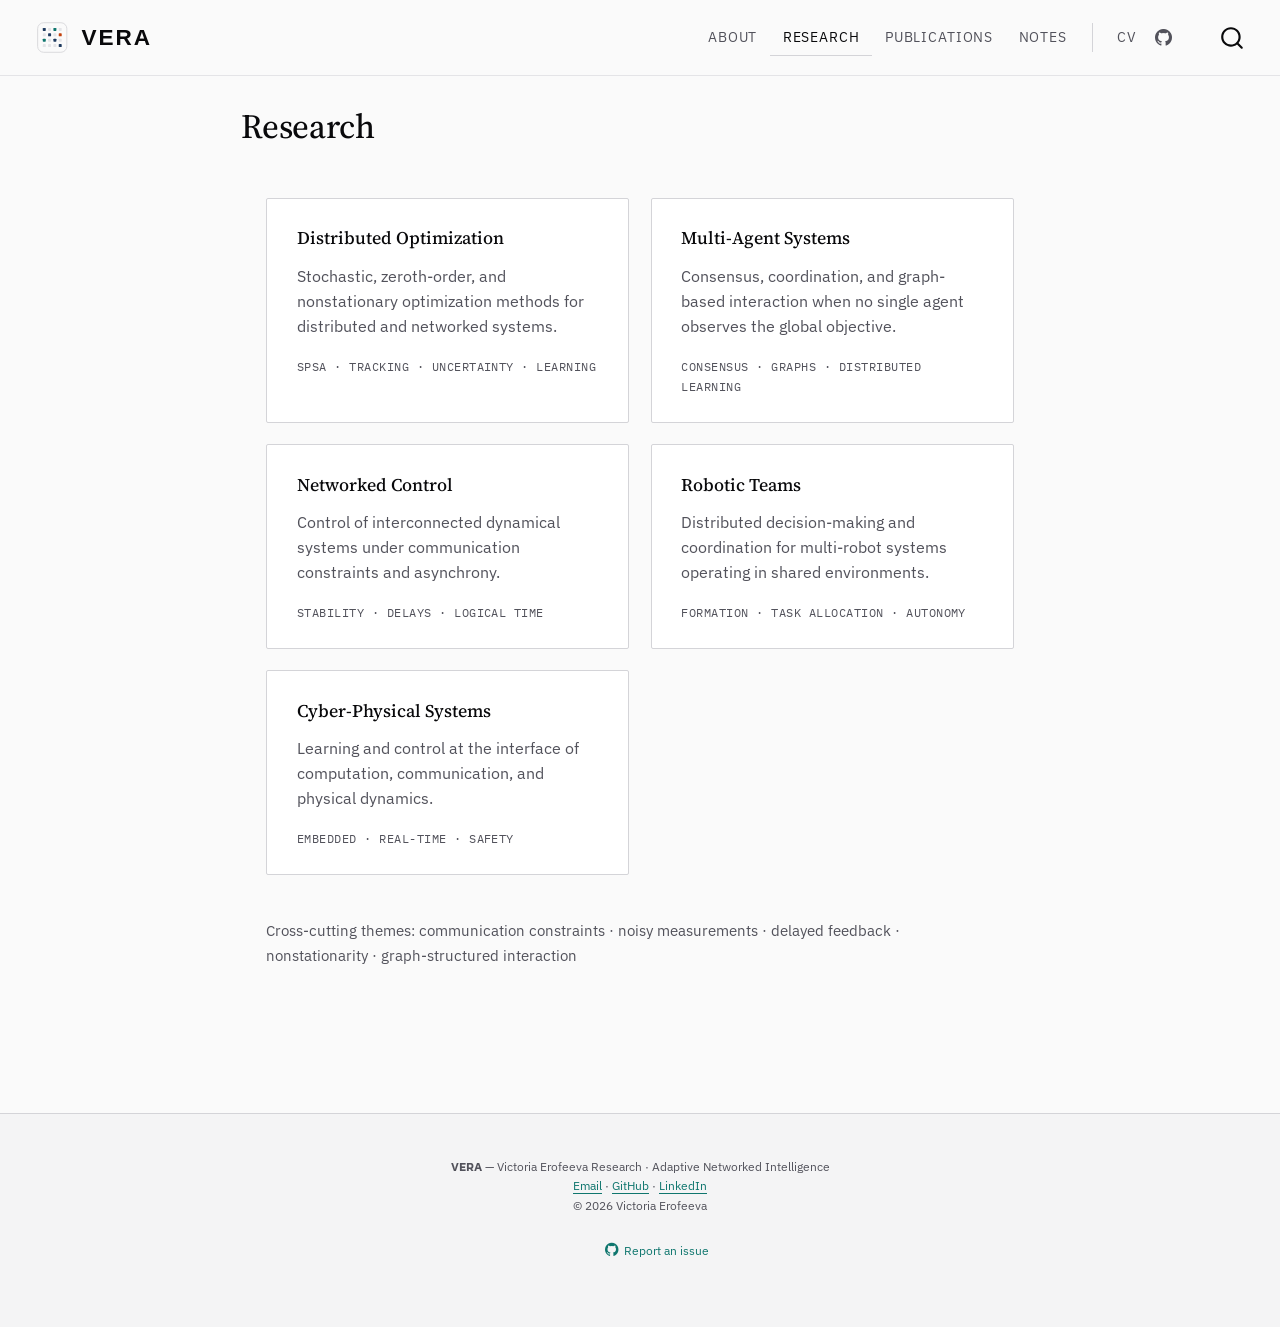
<file: research.html>
<!DOCTYPE html>
<html xmlns="http://www.w3.org/1999/xhtml" lang="en" xml:lang="en"><head>

<meta charset="utf-8">
<meta name="generator" content="quarto-1.9.38">

<meta name="viewport" content="width=device-width, initial-scale=1.0, user-scalable=yes">


<title>Research – VERA</title>
<style>
/* Default styles provided by pandoc.
** See https://pandoc.org/MANUAL.html#variables-for-html for config info.
*/
code{white-space: pre-wrap;}
span.smallcaps{font-variant: small-caps;}
div.columns{display: flex; gap: min(4vw, 1.5em);}
div.column{flex: auto; overflow-x: auto;}
div.hanging-indent{margin-left: 1.5em; text-indent: -1.5em;}
ul.task-list{list-style: none;}
ul.task-list li input[type="checkbox"] {
  width: 0.8em;
  margin: 0 0.8em 0.2em -1em; /* quarto-specific, see https://github.com/quarto-dev/quarto-cli/issues/4556 */ 
  vertical-align: middle;
}
</style>


<script src="site_libs/quarto-nav/quarto-nav.js"></script>
<script src="site_libs/quarto-nav/headroom.min.js"></script>
<script src="site_libs/clipboard/clipboard.min.js"></script>
<script src="site_libs/quarto-search/autocomplete.umd.js"></script>
<script src="site_libs/quarto-search/fuse.min.js"></script>
<script src="site_libs/quarto-search/quarto-search.js"></script>
<meta name="quarto:offset" content="./">
<script src="site_libs/quarto-html/quarto.js" type="module"></script>
<script src="site_libs/quarto-html/tabsets/tabsets.js" type="module"></script>
<script src="site_libs/quarto-html/popper.min.js"></script>
<script src="site_libs/quarto-html/tippy.umd.min.js"></script>
<script src="site_libs/quarto-html/anchor.min.js"></script>
<link href="site_libs/quarto-html/tippy.css" rel="stylesheet">
<link href="site_libs/quarto-html/quarto-syntax-highlighting-c11abc8cc2b203d8167704c6b3f98431.css" rel="stylesheet" id="quarto-text-highlighting-styles">
<script src="site_libs/bootstrap/bootstrap.min.js"></script>
<link href="site_libs/bootstrap/bootstrap-icons.css" rel="stylesheet">
<link href="site_libs/bootstrap/bootstrap-a2aab655d4ff52a4605604661453aef4.min.css" rel="stylesheet" append-hash="true" id="quarto-bootstrap" data-mode="light">
<script id="quarto-search-options" type="application/json">{
  "location": "navbar",
  "copy-button": false,
  "collapse-after": 3,
  "panel-placement": "end",
  "type": "overlay",
  "limit": 50,
  "keyboard-shortcut": [
    "f",
    "/",
    "s"
  ],
  "show-item-context": false,
  "language": {
    "search-no-results-text": "No results",
    "search-matching-documents-text": "matching documents",
    "search-copy-link-title": "Copy link to search",
    "search-hide-matches-text": "Hide additional matches",
    "search-more-match-text": "more match in this document",
    "search-more-matches-text": "more matches in this document",
    "search-clear-button-title": "Clear",
    "search-text-placeholder": "",
    "search-detached-cancel-button-title": "Cancel",
    "search-submit-button-title": "Submit",
    "search-label": "Search"
  }
}</script>
<style>html{ scroll-behavior: smooth; }</style>


</head>

<body class="nav-fixed fullcontent quarto-light">

<div id="quarto-search-results"></div>
  <header id="quarto-header" class="headroom fixed-top">
    <nav class="navbar navbar-expand-lg " data-bs-theme="dark">
      <div class="navbar-container container-fluid">
      <div class="navbar-brand-container mx-auto">
    <a href="./index.html" class="navbar-brand navbar-brand-logo">
    <img src="./assets/vera_navbar_A_fit.svg" alt="VERA" class="navbar-logo light-content">
    <img src="./assets/vera_navbar_A_fit.svg" alt="VERA" class="navbar-logo dark-content">
    </a>
  </div>
            <div id="quarto-search" class="" title="Search"></div>
          <button class="navbar-toggler" type="button" data-bs-toggle="collapse" data-bs-target="#navbarCollapse" aria-controls="navbarCollapse" role="menu" aria-expanded="false" aria-label="Toggle navigation" onclick="if (window.quartoToggleHeadroom) { window.quartoToggleHeadroom(); }">
  <span class="navbar-toggler-icon"></span>
</button>
          <div class="collapse navbar-collapse" id="navbarCollapse">
            <ul class="navbar-nav navbar-nav-scroll me-auto">
  <li class="nav-item">
    <a class="nav-link" href="./about/index.html"> 
<span class="menu-text">About</span></a>
  </li>  
  <li class="nav-item">
    <a class="nav-link active" href="./research.html" aria-current="page"> 
<span class="menu-text">Research</span></a>
  </li>  
  <li class="nav-item">
    <a class="nav-link" href="./publications.html"> 
<span class="menu-text">Publications</span></a>
  </li>  
  <li class="nav-item">
    <a class="nav-link" href="./blog/index.html"> 
<span class="menu-text">Notes</span></a>
  </li>  
</ul>
            <ul class="navbar-nav navbar-nav-scroll ms-auto">
  <li class="nav-item">
    <a class="nav-link" href="./assets/cv.pdf"> 
<span class="menu-text">CV</span></a>
  </li>  
  <li class="nav-item compact">
    <a class="nav-link" href="https://github.com/Ultramarine-x64"> <i class="bi bi-github" role="img" aria-label="GitHub">
</i> 
<span class="menu-text"></span></a>
  </li>  
</ul>
          </div> <!-- /navcollapse -->
            <div class="quarto-navbar-tools">
</div>
      </div> <!-- /container-fluid -->
    </nav>
</header>
<!-- content -->
<div id="quarto-content" class="quarto-container page-columns page-rows-contents page-layout-article page-navbar">
<!-- sidebar -->
<!-- margin-sidebar -->
    
<!-- main -->
<main class="content" id="quarto-document-content">

<header id="title-block-header" class="quarto-title-block default">
<div class="quarto-title">
<h1 class="title">Research</h1>
</div>



<div class="quarto-title-meta">

    
  
    
  </div>
  


</header>


<div class="vera-page vera-research-page">
  <section class="vera-section vera-section--page">
    <div class="vera-container">
      <div class="vera-pillars">

        <div class="vera-card">
          <div class="vera-card-title">Distributed Optimization</div>
          <p class="vera-card-desc">Stochastic, zeroth-order, and nonstationary optimization methods for distributed and networked systems.</p>
          <div class="vera-kw">SPSA · tracking · uncertainty · learning</div>
        </div>

        <div class="vera-card">
          <div class="vera-card-title">Multi-Agent Systems</div>
          <p class="vera-card-desc">Consensus, coordination, and graph-based interaction when no single agent observes the global objective.</p>
          <div class="vera-kw">consensus · graphs · distributed learning</div>
        </div>

        <div class="vera-card">
          <div class="vera-card-title">Networked Control</div>
          <p class="vera-card-desc">Control of interconnected dynamical systems under communication constraints and asynchrony.</p>
          <div class="vera-kw">stability · delays · logical time</div>
        </div>

        <div class="vera-card">
          <div class="vera-card-title">Robotic Teams</div>
          <p class="vera-card-desc">Distributed decision-making and coordination for multi-robot systems operating in shared environments.</p>
          <div class="vera-kw">formation · task allocation · autonomy</div>
        </div>

        <div class="vera-card">
          <div class="vera-card-title">Cyber-Physical Systems</div>
          <p class="vera-card-desc">Learning and control at the interface of computation, communication, and physical dynamics.</p>
          <div class="vera-kw">embedded · real-time · safety</div>
        </div>

      </div>

      <p class="vera-section-intro vera-cross-cutting">
        Cross-cutting themes: communication constraints · noisy measurements · delayed feedback ·
        nonstationarity · graph-structured interaction
      </p>
    </div>
  </section>
</div>



<a onclick="window.scrollTo(0, 0); return false;" role="button" id="quarto-back-to-top"><i class="bi bi-arrow-up"></i> Back to top</a></main> <!-- /main -->
<script id="quarto-html-after-body" type="application/javascript">
  window.document.addEventListener("DOMContentLoaded", function (event) {
    const icon = "";
    const anchorJS = new window.AnchorJS();
    anchorJS.options = {
      placement: 'right',
      icon: icon
    };
    anchorJS.add('.anchored');
    const isCodeAnnotation = (el) => {
      for (const clz of el.classList) {
        if (clz.startsWith('code-annotation-')) {                     
          return true;
        }
      }
      return false;
    }
    const onCopySuccess = function(e) {
      // button target
      const button = e.trigger;
      // don't keep focus
      button.blur();
      // flash "checked"
      button.classList.add('code-copy-button-checked');
      var currentTitle = button.getAttribute("title");
      button.setAttribute("title", "Copied!");
      let tooltip;
      if (window.bootstrap) {
        button.setAttribute("data-bs-toggle", "tooltip");
        button.setAttribute("data-bs-placement", "left");
        button.setAttribute("data-bs-title", "Copied!");
        tooltip = new bootstrap.Tooltip(button, 
          { trigger: "manual", 
            customClass: "code-copy-button-tooltip",
            offset: [0, -8]});
        tooltip.show();    
      }
      setTimeout(function() {
        if (tooltip) {
          tooltip.hide();
          button.removeAttribute("data-bs-title");
          button.removeAttribute("data-bs-toggle");
          button.removeAttribute("data-bs-placement");
        }
        button.setAttribute("title", currentTitle);
        button.classList.remove('code-copy-button-checked');
      }, 1000);
      // clear code selection
      e.clearSelection();
    }
    const getTextToCopy = function(trigger) {
      const outerScaffold = trigger.parentElement.cloneNode(true);
      const codeEl = outerScaffold.querySelector('code');
      for (const childEl of codeEl.children) {
        if (isCodeAnnotation(childEl)) {
          childEl.remove();
        }
      }
      return codeEl.innerText;
    }
    const clipboard = new window.ClipboardJS('.code-copy-button:not([data-in-quarto-modal])', {
      text: getTextToCopy
    });
    clipboard.on('success', onCopySuccess);
    if (window.document.getElementById('quarto-embedded-source-code-modal')) {
      const clipboardModal = new window.ClipboardJS('.code-copy-button[data-in-quarto-modal]', {
        text: getTextToCopy,
        container: window.document.getElementById('quarto-embedded-source-code-modal')
      });
      clipboardModal.on('success', onCopySuccess);
    }
      var localhostRegex = new RegExp(/^(?:http|https):\/\/localhost\:?[0-9]*\//);
      var mailtoRegex = new RegExp(/^mailto:/);
        var filterRegex = new RegExp("https:\/\/vera-research\.dev");
      var isInternal = (href) => {
          return filterRegex.test(href) || localhostRegex.test(href) || mailtoRegex.test(href);
      }
      // Inspect non-navigation links and adorn them if external
     var links = window.document.querySelectorAll('a[href]:not(.nav-link):not(.navbar-brand):not(.toc-action):not(.sidebar-link):not(.sidebar-item-toggle):not(.pagination-link):not(.no-external):not([aria-hidden]):not(.dropdown-item):not(.quarto-navigation-tool):not(.about-link)');
      for (var i=0; i<links.length; i++) {
        const link = links[i];
        if (!isInternal(link.href)) {
          // undo the damage that might have been done by quarto-nav.js in the case of
          // links that we want to consider external
          if (link.dataset.originalHref !== undefined) {
            link.href = link.dataset.originalHref;
          }
            // target, if specified
            link.setAttribute("target", "_blank");
            if (link.getAttribute("rel") === null) {
              link.setAttribute("rel", "noopener");
            }
        }
      }
    function tippyHover(el, contentFn, onTriggerFn, onUntriggerFn) {
      const config = {
        allowHTML: true,
        maxWidth: 500,
        delay: 100,
        arrow: false,
        appendTo: function(el) {
            return el.parentElement;
        },
        interactive: true,
        interactiveBorder: 10,
        theme: 'quarto',
        placement: 'bottom-start',
      };
      if (contentFn) {
        config.content = contentFn;
      }
      if (onTriggerFn) {
        config.onTrigger = onTriggerFn;
      }
      if (onUntriggerFn) {
        config.onUntrigger = onUntriggerFn;
      }
      window.tippy(el, config); 
    }
    const noterefs = window.document.querySelectorAll('a[role="doc-noteref"]');
    for (var i=0; i<noterefs.length; i++) {
      const ref = noterefs[i];
      tippyHover(ref, function() {
        // use id or data attribute instead here
        let href = ref.getAttribute('data-footnote-href') || ref.getAttribute('href');
        try { href = new URL(href).hash; } catch {}
        const id = href.replace(/^#\/?/, "");
        const note = window.document.getElementById(id);
        if (note) {
          return note.innerHTML;
        } else {
          return "";
        }
      });
    }
    const xrefs = window.document.querySelectorAll('a.quarto-xref');
    const processXRef = (id, note) => {
      // Strip column container classes
      const stripColumnClz = (el) => {
        el.classList.remove("page-full", "page-columns");
        if (el.children) {
          for (const child of el.children) {
            stripColumnClz(child);
          }
        }
      }
      stripColumnClz(note)
      if (id === null || id.startsWith('sec-')) {
        // Special case sections, only their first couple elements
        const container = document.createElement("div");
        if (note.children && note.children.length > 2) {
          container.appendChild(note.children[0].cloneNode(true));
          for (let i = 1; i < note.children.length; i++) {
            const child = note.children[i];
            if (child.tagName === "P" && child.innerText === "") {
              continue;
            } else {
              container.appendChild(child.cloneNode(true));
              break;
            }
          }
          if (window.Quarto?.typesetMath) {
            window.Quarto.typesetMath(container);
          }
          return container.innerHTML
        } else {
          if (window.Quarto?.typesetMath) {
            window.Quarto.typesetMath(note);
          }
          return note.innerHTML;
        }
      } else {
        // Remove any anchor links if they are present
        const anchorLink = note.querySelector('a.anchorjs-link');
        if (anchorLink) {
          anchorLink.remove();
        }
        if (window.Quarto?.typesetMath) {
          window.Quarto.typesetMath(note);
        }
        if (note.classList.contains("callout")) {
          return note.outerHTML;
        } else {
          return note.innerHTML;
        }
      }
    }
    for (var i=0; i<xrefs.length; i++) {
      const xref = xrefs[i];
      tippyHover(xref, undefined, function(instance) {
        instance.disable();
        let url = xref.getAttribute('href');
        let hash = undefined; 
        if (url.startsWith('#')) {
          hash = url;
        } else {
          try { hash = new URL(url).hash; } catch {}
        }
        if (hash) {
          const id = hash.replace(/^#\/?/, "");
          const note = window.document.getElementById(id);
          if (note !== null) {
            try {
              const html = processXRef(id, note.cloneNode(true));
              instance.setContent(html);
            } finally {
              instance.enable();
              instance.show();
            }
          } else {
            // See if we can fetch this
            fetch(url.split('#')[0])
            .then(res => res.text())
            .then(html => {
              const parser = new DOMParser();
              const htmlDoc = parser.parseFromString(html, "text/html");
              const note = htmlDoc.getElementById(id);
              if (note !== null) {
                const html = processXRef(id, note);
                instance.setContent(html);
              } 
            }).finally(() => {
              instance.enable();
              instance.show();
            });
          }
        } else {
          // See if we can fetch a full url (with no hash to target)
          // This is a special case and we should probably do some content thinning / targeting
          fetch(url)
          .then(res => res.text())
          .then(html => {
            const parser = new DOMParser();
            const htmlDoc = parser.parseFromString(html, "text/html");
            const note = htmlDoc.querySelector('main.content');
            if (note !== null) {
              // This should only happen for chapter cross references
              // (since there is no id in the URL)
              // remove the first header
              if (note.children.length > 0 && note.children[0].tagName === "HEADER") {
                note.children[0].remove();
              }
              const html = processXRef(null, note);
              instance.setContent(html);
            } 
          }).finally(() => {
            instance.enable();
            instance.show();
          });
        }
      }, function(instance) {
      });
    }
        let selectedAnnoteEl;
        const selectorForAnnotation = ( cell, annotation) => {
          let cellAttr = 'data-code-cell="' + cell + '"';
          let lineAttr = 'data-code-annotation="' +  annotation + '"';
          const selector = 'span[' + cellAttr + '][' + lineAttr + ']';
          return selector;
        }
        const selectCodeLines = (annoteEl) => {
          const doc = window.document;
          const targetCell = annoteEl.getAttribute("data-target-cell");
          const targetAnnotation = annoteEl.getAttribute("data-target-annotation");
          const annoteSpan = window.document.querySelector(selectorForAnnotation(targetCell, targetAnnotation));
          const lines = annoteSpan.getAttribute("data-code-lines").split(",");
          const lineIds = lines.map((line) => {
            return targetCell + "-" + line;
          })
          let top = null;
          let height = null;
          let parent = null;
          if (lineIds.length > 0) {
              //compute the position of the single el (top and bottom and make a div)
              const el = window.document.getElementById(lineIds[0]);
              top = el.offsetTop;
              height = el.offsetHeight;
              parent = el.parentElement.parentElement;
            if (lineIds.length > 1) {
              const lastEl = window.document.getElementById(lineIds[lineIds.length - 1]);
              const bottom = lastEl.offsetTop + lastEl.offsetHeight;
              height = bottom - top;
            }
            if (top !== null && height !== null && parent !== null) {
              // cook up a div (if necessary) and position it 
              let div = window.document.getElementById("code-annotation-line-highlight");
              if (div === null) {
                div = window.document.createElement("div");
                div.setAttribute("id", "code-annotation-line-highlight");
                div.style.position = 'absolute';
                parent.appendChild(div);
              }
              div.style.top = top - 2 + "px";
              div.style.height = height + 4 + "px";
              div.style.left = 0;
              let gutterDiv = window.document.getElementById("code-annotation-line-highlight-gutter");
              if (gutterDiv === null) {
                gutterDiv = window.document.createElement("div");
                gutterDiv.setAttribute("id", "code-annotation-line-highlight-gutter");
                gutterDiv.style.position = 'absolute';
                const codeCell = window.document.getElementById(targetCell);
                const gutter = codeCell.querySelector('.code-annotation-gutter');
                gutter.appendChild(gutterDiv);
              }
              gutterDiv.style.top = top - 2 + "px";
              gutterDiv.style.height = height + 4 + "px";
            }
            selectedAnnoteEl = annoteEl;
          }
        };
        const unselectCodeLines = () => {
          const elementsIds = ["code-annotation-line-highlight", "code-annotation-line-highlight-gutter"];
          elementsIds.forEach((elId) => {
            const div = window.document.getElementById(elId);
            if (div) {
              div.remove();
            }
          });
          selectedAnnoteEl = undefined;
        };
          // Handle positioning of the toggle
      window.addEventListener(
        "resize",
        throttle(() => {
          elRect = undefined;
          if (selectedAnnoteEl) {
            selectCodeLines(selectedAnnoteEl);
          }
        }, 10)
      );
      function throttle(fn, ms) {
      let throttle = false;
      let timer;
        return (...args) => {
          if(!throttle) { // first call gets through
              fn.apply(this, args);
              throttle = true;
          } else { // all the others get throttled
              if(timer) clearTimeout(timer); // cancel #2
              timer = setTimeout(() => {
                fn.apply(this, args);
                timer = throttle = false;
              }, ms);
          }
        };
      }
        // Attach click handler to the DT
        const annoteDls = window.document.querySelectorAll('dt[data-target-cell]');
        for (const annoteDlNode of annoteDls) {
          annoteDlNode.addEventListener('click', (event) => {
            const clickedEl = event.target;
            if (clickedEl !== selectedAnnoteEl) {
              unselectCodeLines();
              const activeEl = window.document.querySelector('dt[data-target-cell].code-annotation-active');
              if (activeEl) {
                activeEl.classList.remove('code-annotation-active');
              }
              selectCodeLines(clickedEl);
              clickedEl.classList.add('code-annotation-active');
            } else {
              // Unselect the line
              unselectCodeLines();
              clickedEl.classList.remove('code-annotation-active');
            }
          });
        }
    const findCites = (el) => {
      const parentEl = el.parentElement;
      if (parentEl) {
        const cites = parentEl.dataset.cites;
        if (cites) {
          return {
            el,
            cites: cites.split(' ')
          };
        } else {
          return findCites(el.parentElement)
        }
      } else {
        return undefined;
      }
    };
    var bibliorefs = window.document.querySelectorAll('a[role="doc-biblioref"]');
    for (var i=0; i<bibliorefs.length; i++) {
      const ref = bibliorefs[i];
      const citeInfo = findCites(ref);
      if (citeInfo) {
        tippyHover(citeInfo.el, function() {
          var popup = window.document.createElement('div');
          citeInfo.cites.forEach(function(cite) {
            var citeDiv = window.document.createElement('div');
            citeDiv.classList.add('hanging-indent');
            citeDiv.classList.add('csl-entry');
            var biblioDiv = window.document.getElementById('ref-' + cite);
            if (biblioDiv) {
              citeDiv.innerHTML = biblioDiv.innerHTML;
            }
            popup.appendChild(citeDiv);
          });
          return popup.innerHTML;
        });
      }
    }
  });
  </script>
</div> <!-- /content -->
<footer class="footer">
  <div class="nav-footer">
    <div class="nav-footer-left">
      &nbsp;
    </div>   
    <div class="nav-footer-center">
<p><strong>VERA</strong> — Victoria Erofeeva Research · Adaptive Networked Intelligence<br>
<a href="mailto:vicki.ultramarine@gmail.com">Email</a> · <a href="https://github.com/Ultramarine-x64">GitHub</a> · <a href="https://www.linkedin.com/in/vicki-erofeeva/">LinkedIn</a><br>
© 2026 Victoria Erofeeva</p>
<div class="toc-actions"><ul><li><a href="https://github.com/Ultramarine-x64/vera-research/issues/new" class="toc-action"><i class="bi bi-github"></i>Report an issue</a></li></ul></div></div>
    <div class="nav-footer-right">
      &nbsp;
    </div>
  </div>
</footer>




<script src="site_libs/quarto-html/zenscroll-min.js"></script>
</body></html>
</file>
<file: site_libs/quarto-html/tippy.css>
.tippy-box[data-animation=fade][data-state=hidden]{opacity:0}[data-tippy-root]{max-width:calc(100vw - 10px)}.tippy-box{position:relative;background-color:#333;color:#fff;border-radius:4px;font-size:14px;line-height:1.4;white-space:normal;outline:0;transition-property:transform,visibility,opacity}.tippy-box[data-placement^=top]>.tippy-arrow{bottom:0}.tippy-box[data-placement^=top]>.tippy-arrow:before{bottom:-7px;left:0;border-width:8px 8px 0;border-top-color:initial;transform-origin:center top}.tippy-box[data-placement^=bottom]>.tippy-arrow{top:0}.tippy-box[data-placement^=bottom]>.tippy-arrow:before{top:-7px;left:0;border-width:0 8px 8px;border-bottom-color:initial;transform-origin:center bottom}.tippy-box[data-placement^=left]>.tippy-arrow{right:0}.tippy-box[data-placement^=left]>.tippy-arrow:before{border-width:8px 0 8px 8px;border-left-color:initial;right:-7px;transform-origin:center left}.tippy-box[data-placement^=right]>.tippy-arrow{left:0}.tippy-box[data-placement^=right]>.tippy-arrow:before{left:-7px;border-width:8px 8px 8px 0;border-right-color:initial;transform-origin:center right}.tippy-box[data-inertia][data-state=visible]{transition-timing-function:cubic-bezier(.54,1.5,.38,1.11)}.tippy-arrow{width:16px;height:16px;color:#333}.tippy-arrow:before{content:"";position:absolute;border-color:transparent;border-style:solid}.tippy-content{position:relative;padding:5px 9px;z-index:1}
</file>
<file: site_libs/quarto-html/quarto-syntax-highlighting-c11abc8cc2b203d8167704c6b3f98431.css>
/* quarto syntax highlight colors */
:root {
  --quarto-hl-ot-color: #003B4F;
  --quarto-hl-at-color: #657422;
  --quarto-hl-ss-color: #20794D;
  --quarto-hl-an-color: #5E5E5E;
  --quarto-hl-fu-color: #4758AB;
  --quarto-hl-st-color: #20794D;
  --quarto-hl-cf-color: #003B4F;
  --quarto-hl-op-color: #5E5E5E;
  --quarto-hl-er-color: #AD0000;
  --quarto-hl-bn-color: #AD0000;
  --quarto-hl-al-color: #AD0000;
  --quarto-hl-va-color: #111111;
  --quarto-hl-bu-color: inherit;
  --quarto-hl-ex-color: inherit;
  --quarto-hl-pp-color: #AD0000;
  --quarto-hl-in-color: #5E5E5E;
  --quarto-hl-vs-color: #20794D;
  --quarto-hl-wa-color: #5E5E5E;
  --quarto-hl-do-color: #5E5E5E;
  --quarto-hl-im-color: #00769E;
  --quarto-hl-ch-color: #20794D;
  --quarto-hl-dt-color: #AD0000;
  --quarto-hl-fl-color: #AD0000;
  --quarto-hl-co-color: #5E5E5E;
  --quarto-hl-cv-color: #5E5E5E;
  --quarto-hl-cn-color: #8f5902;
  --quarto-hl-sc-color: #5E5E5E;
  --quarto-hl-dv-color: #AD0000;
  --quarto-hl-kw-color: #003B4F;
}

/* other quarto variables */
:root {
  --quarto-font-monospace: "IBM Plex Mono", ui-monospace, monospace;
}

/* syntax highlight based on Pandoc's rules */
pre > code.sourceCode > span {
  color: #003B4F;
}

code.sourceCode > span {
  color: #003B4F;
}

div.sourceCode,
div.sourceCode pre.sourceCode {
  color: #003B4F;
}

/* Normal */
code span {
  color: #003B4F;
}

/* Alert */
code span.al {
  color: #AD0000;
  font-style: inherit;
}

/* Annotation */
code span.an {
  color: #5E5E5E;
  font-style: inherit;
}

/* Attribute */
code span.at {
  color: #657422;
  font-style: inherit;
}

/* BaseN */
code span.bn {
  color: #AD0000;
  font-style: inherit;
}

/* BuiltIn */
code span.bu {
  font-style: inherit;
}

/* ControlFlow */
code span.cf {
  color: #003B4F;
  font-weight: bold;
  font-style: inherit;
}

/* Char */
code span.ch {
  color: #20794D;
  font-style: inherit;
}

/* Constant */
code span.cn {
  color: #8f5902;
  font-style: inherit;
}

/* Comment */
code span.co {
  color: #5E5E5E;
  font-style: inherit;
}

/* CommentVar */
code span.cv {
  color: #5E5E5E;
  font-style: italic;
}

/* Documentation */
code span.do {
  color: #5E5E5E;
  font-style: italic;
}

/* DataType */
code span.dt {
  color: #AD0000;
  font-style: inherit;
}

/* DecVal */
code span.dv {
  color: #AD0000;
  font-style: inherit;
}

/* Error */
code span.er {
  color: #AD0000;
  font-style: inherit;
}

/* Extension */
code span.ex {
  font-style: inherit;
}

/* Float */
code span.fl {
  color: #AD0000;
  font-style: inherit;
}

/* Function */
code span.fu {
  color: #4758AB;
  font-style: inherit;
}

/* Import */
code span.im {
  color: #00769E;
  font-style: inherit;
}

/* Information */
code span.in {
  color: #5E5E5E;
  font-style: inherit;
}

/* Keyword */
code span.kw {
  color: #003B4F;
  font-weight: bold;
  font-style: inherit;
}

/* Operator */
code span.op {
  color: #5E5E5E;
  font-style: inherit;
}

/* Other */
code span.ot {
  color: #003B4F;
  font-style: inherit;
}

/* Preprocessor */
code span.pp {
  color: #AD0000;
  font-style: inherit;
}

/* SpecialChar */
code span.sc {
  color: #5E5E5E;
  font-style: inherit;
}

/* SpecialString */
code span.ss {
  color: #20794D;
  font-style: inherit;
}

/* String */
code span.st {
  color: #20794D;
  font-style: inherit;
}

/* Variable */
code span.va {
  color: #111111;
  font-style: inherit;
}

/* VerbatimString */
code span.vs {
  color: #20794D;
  font-style: inherit;
}

/* Warning */
code span.wa {
  color: #5E5E5E;
  font-style: italic;
}

.prevent-inlining {
  content: "</";
}

/*# sourceMappingURL=21d9c009a969590955d3a3d97e982446.css.map */
</file>
